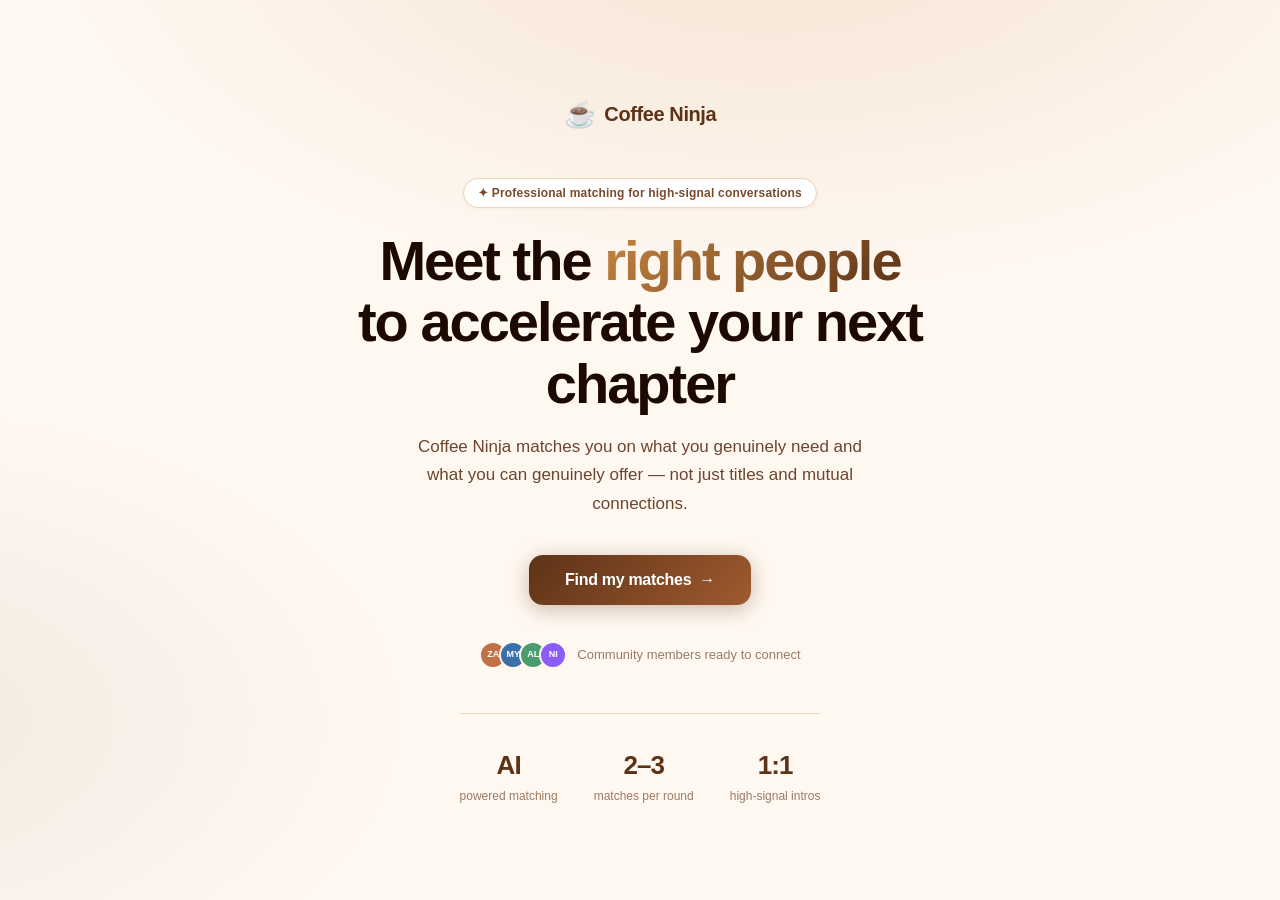
<file: frontend/index.html>
<!DOCTYPE html>
<html lang="en">
<head>
  <meta charset="UTF-8">
  <meta name="viewport" content="width=device-width, initial-scale=1.0">
  <title>Coffee Ninja ☕</title>
  <style>
    :root {
      --espresso:      #1C0A00;
      --coffee-dark:   #5C3317;
      --coffee:        #7B4A2D;
      --latte:         #C68642;
      --latte-light:   #E8A96B;
      --cream:         #FFF8F1;
      --foam:          #FEF0E2;
      --foam-border:   #EDD5B8;
      --white:         #FFFFFF;
      --text-primary:  #1C0A00;
      --text-secondary:#6B4530;
      --text-muted:    #9B7B66;
      --success:       #1F6E3F;
      --success-bg:    #EBF5EE;
      --success-border:#A8D5B8;
      --peer:          #1D4ED8;
      --peer-bg:       #EEF4FF;
      --peer-border:   #BFDBFE;
      --border:        #E8D4C0;
      --shadow:        0 2px 16px rgba(92,51,23,0.08);
      --shadow-hover:  0 8px 32px rgba(92,51,23,0.16);
    }

    *, *::before, *::after { margin:0; padding:0; box-sizing:border-box; }

    body {
      font-family: -apple-system, BlinkMacSystemFont, 'Segoe UI', 'Helvetica Neue', Arial, sans-serif;
      background: var(--cream);
      color: var(--text-primary);
      min-height: 100vh;
      line-height: 1.5;
      -webkit-font-smoothing: antialiased;
    }

    .screen { animation: screenIn .35s cubic-bezier(.4,0,.2,1); }

    @keyframes screenIn {
      from { opacity:0; transform:translateY(14px); }
      to   { opacity:1; transform:translateY(0); }
    }

    /* ════ WELCOME ════ */
    .welcome {
      display: flex;
      flex-direction: column;
      align-items: center;
      justify-content: center;
      min-height: 100vh;
      padding: 48px 24px;
      text-align: center;
      background: radial-gradient(ellipse 80% 60% at 60% -10%, rgba(198,134,66,.18) 0%, transparent 70%),
                  radial-gradient(ellipse 60% 50% at -10% 80%, rgba(92,51,23,.08) 0%, transparent 70%),
                  var(--cream);
    }

    .logo {
      display: flex;
      align-items: center;
      gap: 9px;
      margin-bottom: 44px;
      font-size: 20px;
      font-weight: 800;
      color: var(--coffee-dark);
      letter-spacing: -.4px;
    }
    .logo-cup { font-size: 26px; }

    .welcome-badge {
      display: inline-flex;
      align-items: center;
      gap: 6px;
      background: var(--white);
      border: 1px solid var(--foam-border);
      border-radius: 100px;
      padding: 5px 14px;
      font-size: 12px;
      font-weight: 600;
      color: var(--coffee);
      margin-bottom: 22px;
      box-shadow: 0 1px 4px rgba(92,51,23,.06);
      letter-spacing: .2px;
    }

    .welcome-title {
      font-size: clamp(34px, 6vw, 56px);
      font-weight: 900;
      color: var(--espresso);
      line-height: 1.1;
      letter-spacing: -2px;
      margin-bottom: 18px;
      max-width: 580px;
    }
    .welcome-title em {
      font-style: normal;
      background: linear-gradient(135deg, #C68642, #5C3317);
      -webkit-background-clip: text;
      -webkit-text-fill-color: transparent;
      background-clip: text;
    }

    .welcome-sub {
      font-size: 17px;
      color: var(--text-secondary);
      max-width: 460px;
      margin-bottom: 36px;
      line-height: 1.7;
    }

    .btn-primary {
      display: inline-flex;
      align-items: center;
      gap: 8px;
      background: linear-gradient(135deg, var(--coffee-dark) 0%, #A05A30 100%);
      color: white;
      border: none;
      border-radius: 14px;
      padding: 16px 36px;
      font-size: 16px;
      font-weight: 700;
      cursor: pointer;
      transition: all .2s;
      box-shadow: 0 4px 20px rgba(92,51,23,.32);
      letter-spacing: -.3px;
    }
    .btn-primary:hover { transform:translateY(-2px); box-shadow:0 8px 28px rgba(92,51,23,.42); }

    .social-proof {
      display: flex;
      align-items: center;
      gap: 10px;
      margin-top: 36px;
      font-size: 13px;
      color: var(--text-muted);
    }
    .avatars { display: flex; }
    .mini-av {
      width: 28px; height: 28px;
      border-radius: 50%;
      border: 2.5px solid var(--cream);
      display: flex; align-items: center; justify-content: center;
      font-size: 9px; font-weight: 800; color: white;
      margin-left: -8px;
    }
    .mini-av:first-child { margin-left: 0; }

    .welcome-stats {
      display: flex;
      gap: 36px;
      margin-top: 44px;
      padding-top: 32px;
      border-top: 1px solid var(--foam-border);
    }
    .stat { text-align: center; }
    .stat-n { font-size: 26px; font-weight: 900; color: var(--coffee-dark); letter-spacing: -1px; }
    .stat-l { font-size: 12px; color: var(--text-muted); margin-top: 2px; }

    /* ════ ONBOARDING ════ */
    .onboarding {
      max-width: 540px;
      margin: 0 auto;
      padding: 28px 22px 80px;
    }

    .ob-top {
      display: flex;
      align-items: center;
      justify-content: space-between;
      margin-bottom: 28px;
    }
    .ob-logo { font-size: 15px; font-weight: 800; color: var(--coffee-dark); display: flex; align-items: center; gap: 7px; }
    .ob-step-count { font-size: 13px; color: var(--text-muted); font-weight: 500; }

    .progress-track {
      height: 3px;
      background: var(--foam-border);
      border-radius: 2px;
      margin-bottom: 36px;
      overflow: hidden;
    }
    .progress-fill {
      height: 100%;
      background: linear-gradient(90deg, var(--coffee-dark), var(--latte));
      border-radius: 2px;
      transition: width .45s cubic-bezier(.4,0,.2,1);
    }

    .step-pill {
      display: inline-flex;
      align-items: center;
      gap: 5px;
      background: var(--foam);
      border: 1px solid var(--foam-border);
      border-radius: 100px;
      padding: 4px 12px;
      font-size: 11px;
      font-weight: 700;
      color: var(--coffee);
      letter-spacing: .5px;
      text-transform: uppercase;
      margin-bottom: 10px;
    }

    .step-title {
      font-size: clamp(22px, 4.5vw, 30px);
      font-weight: 900;
      color: var(--espresso);
      letter-spacing: -1px;
      margin-bottom: 6px;
      line-height: 1.2;
    }
    .step-sub {
      font-size: 14px;
      color: var(--text-secondary);
      margin-bottom: 26px;
      line-height: 1.6;
    }

    .field-group { margin-bottom: 18px; }
    .field-label {
      display: block;
      font-size: 12px; font-weight: 700;
      color: var(--text-secondary);
      text-transform: uppercase; letter-spacing: .5px;
      margin-bottom: 7px;
    }
    .field-input, .field-textarea {
      width: 100%;
      padding: 13px 15px;
      border: 1.5px solid var(--border);
      border-radius: 12px;
      font-size: 15px;
      color: var(--text-primary);
      background: var(--white);
      font-family: inherit;
      outline: none;
      transition: all .18s;
    }
    .field-input:focus, .field-textarea:focus {
      border-color: var(--latte);
      box-shadow: 0 0 0 3px rgba(198,134,66,.14);
    }
    .field-input::placeholder, .field-textarea::placeholder { color: var(--text-muted); }
    .field-textarea { resize: none; min-height: 86px; }

    .role-grid {
      display: grid;
      grid-template-columns: 1fr 1fr;
      gap: 9px;
      margin-bottom: 4px;
    }
    .role-tile {
      padding: 13px 14px;
      border: 1.5px solid var(--border);
      border-radius: 13px;
      cursor: pointer;
      background: var(--white);
      transition: all .18s;
      text-align: left;
    }
    .role-tile:hover:not(.sel) { border-color: var(--latte); background: var(--foam); }
    .role-tile.sel { border-color: var(--coffee-dark); background: var(--foam); }
    .tile-em { font-size: 20px; display: block; margin-bottom: 5px; }
    .tile-label { font-size: 13px; font-weight: 700; color: var(--text-primary); display: block; }
    .tile-sub { font-size: 11px; color: var(--text-muted); display: block; margin-top: 2px; }

    .chips { display: flex; flex-wrap: wrap; gap: 8px; margin-bottom: 10px; }
    .chip {
      display: inline-flex;
      align-items: center;
      gap: 6px;
      padding: 9px 15px;
      border: 1.5px solid var(--border);
      border-radius: 100px;
      font-size: 13px; font-weight: 500;
      cursor: pointer;
      background: var(--white);
      color: var(--text-secondary);
      transition: all .18s;
      user-select: none;
    }
    .chip:hover:not(.sel) { border-color: var(--latte); color: var(--coffee); }
    .chip.sel { background: var(--coffee-dark); border-color: var(--coffee-dark); color: white; }
    .chips-hint { font-size: 12px; color: var(--text-muted); }

    .exp-row { display: flex; gap: 8px; margin-bottom: 4px; }
    .exp-tile {
      flex: 1;
      padding: 11px 6px;
      border: 1.5px solid var(--border);
      border-radius: 11px;
      text-align: center;
      cursor: pointer;
      background: var(--white);
      transition: all .18s;
    }
    .exp-tile:hover:not(.sel) { border-color: var(--latte); }
    .exp-tile.sel { border-color: var(--coffee-dark); background: var(--foam); }
    .exp-n { font-size: 15px; font-weight: 800; color: var(--espresso); display: block; }
    .exp-l { font-size: 10px; color: var(--text-muted); display: block; margin-top: 2px; }

    .step-nav {
      display: flex;
      justify-content: space-between;
      align-items: center;
      margin-top: 28px;
    }
    .btn-back {
      padding: 12px 20px;
      border: 1.5px solid var(--border);
      border-radius: 11px;
      font-size: 14px; font-weight: 600;
      color: var(--text-muted);
      background: var(--white);
      cursor: pointer;
      transition: all .18s;
    }
    .btn-back:hover { border-color: var(--coffee); color: var(--coffee); }
    .btn-next {
      display: inline-flex;
      align-items: center;
      gap: 7px;
      padding: 13px 28px;
      background: linear-gradient(135deg, var(--coffee-dark), #A05A30);
      border: none;
      border-radius: 11px;
      font-size: 14px; font-weight: 700;
      color: white;
      cursor: pointer;
      transition: all .2s;
    }
    .btn-next:hover { transform:translateY(-1px); box-shadow:0 4px 14px rgba(92,51,23,.3); }
    .btn-next:disabled { opacity:.35; cursor:not-allowed; transform:none; box-shadow:none; }

    /* ════ MATCHING ════ */
    .matching {
      display: flex;
      flex-direction: column;
      align-items: center;
      justify-content: center;
      min-height: 100vh;
      padding: 40px 24px;
      text-align: center;
      background: radial-gradient(ellipse 70% 55% at 50% 30%, rgba(198,134,66,.14) 0%, transparent 65%), var(--cream);
    }

    .brew-wrap { position: relative; margin-bottom: 32px; }
    .brew-ring {
      width: 90px; height: 90px;
      border-radius: 50%;
      border: 3px solid var(--foam-border);
      border-top-color: var(--coffee);
      animation: spin 1s linear infinite;
    }
    .brew-cup {
      position: absolute; top:50%; left:50%;
      transform: translate(-50%,-50%);
      font-size: 34px;
      animation: floatBrew 2s ease-in-out infinite;
    }
    @keyframes spin { to { transform:rotate(360deg); } }
    @keyframes floatBrew {
      0%,100% { transform:translate(-50%,-50%) scale(1); }
      50%      { transform:translate(-50%,-52%) scale(1.08); }
    }

    .matching-title {
      font-size: 24px; font-weight: 800;
      color: var(--espresso);
      letter-spacing: -.6px;
      margin-bottom: 24px;
    }

    .matching-steps { list-style: none; }
    .matching-steps li {
      font-size: 14px;
      color: var(--text-muted);
      padding: 5px 0;
      transition: all .3s;
    }
    .matching-steps li.active { color: var(--coffee); font-weight: 700; }
    .matching-steps li.done  { color: var(--success); }

    .match-error {
      margin-top: 20px;
      padding: 14px 18px;
      background: #FFF0EE;
      border: 1px solid #FFCFC8;
      border-radius: 12px;
      font-size: 14px;
      color: #B03020;
      max-width: 400px;
    }

    /* ════ MATCHES ════ */
    .matches-wrap {
      max-width: 640px;
      margin: 0 auto;
      padding: 28px 18px 64px;
    }

    .matches-logo {
      display: flex; align-items: center; gap: 7px;
      font-size: 15px; font-weight: 800; color: var(--coffee-dark);
      margin-bottom: 22px;
    }

    .found-pill {
      display: inline-flex;
      align-items: center;
      gap: 7px;
      background: var(--success-bg);
      border: 1px solid var(--success-border);
      border-radius: 100px;
      padding: 5px 14px;
      font-size: 12px; font-weight: 700;
      color: var(--success);
      margin-bottom: 11px;
    }

    .matches-title {
      font-size: clamp(22px, 4.5vw, 30px);
      font-weight: 900;
      color: var(--espresso);
      letter-spacing: -1px;
      margin-bottom: 5px;
      line-height: 1.2;
    }
    .matches-sub { font-size: 14px; color: var(--text-secondary); margin-bottom: 22px; }

    .your-profile {
      display: flex;
      gap: 13px;
      align-items: flex-start;
      background: var(--foam);
      border: 1px solid var(--foam-border);
      border-radius: 14px;
      padding: 15px 16px;
      margin-bottom: 22px;
    }
    .you-av {
      width: 42px; height: 42px;
      border-radius: 50%;
      background: linear-gradient(135deg, var(--coffee-dark), var(--coffee));
      display: flex; align-items: center; justify-content: center;
      font-size: 14px; font-weight: 800; color: white;
      flex-shrink: 0;
    }
    .you-name { font-size: 14px; font-weight: 700; color: var(--espresso); }
    .you-role { font-size: 12px; color: var(--text-muted); margin-top: 2px; }
    .you-tags { display: flex; flex-wrap: wrap; gap: 5px; margin-top: 8px; }
    .you-tag {
      font-size: 11px; font-weight: 500;
      background: var(--white);
      border: 1px solid var(--border);
      border-radius: 100px;
      padding: 2px 9px;
      color: var(--text-secondary);
    }

    /* ── MATCH CARD ── */
    .match-card {
      background: var(--white);
      border: 1px solid var(--border);
      border-radius: 20px;
      margin-bottom: 18px;
      overflow: hidden;
      box-shadow: var(--shadow);
      transition: box-shadow .2s;
    }
    .match-card:hover { box-shadow: var(--shadow-hover); }

    .card-head {
      display: flex;
      gap: 13px;
      align-items: flex-start;
      padding: 18px 18px 15px;
      border-bottom: 1px solid var(--foam-border);
    }
    .match-av {
      width: 50px; height: 50px;
      border-radius: 50%;
      display: flex; align-items: center; justify-content: center;
      font-size: 16px; font-weight: 800; color: white;
      flex-shrink: 0;
    }
    .card-meta { flex: 1; min-width: 0; }
    .card-name { font-size: 16px; font-weight: 800; color: var(--espresso); letter-spacing: -.3px; }
    .card-headline { font-size: 13px; color: var(--text-secondary); margin-top: 2px; }
    .card-bg { font-size: 12px; color: var(--text-muted); margin-top: 3px; line-height: 1.4; }
    .card-score { font-size: 12px; color: var(--latte); font-weight: 700; margin-top: 5px; }

    .type-badge {
      flex-shrink: 0;
      font-size: 10px; font-weight: 800;
      padding: 4px 10px;
      border-radius: 100px;
      text-transform: uppercase;
      letter-spacing: .5px;
      white-space: nowrap;
    }
    .badge-mutual { background:#FFF3E0; color:#BF4D00; border:1px solid #FFD09E; }
    .badge-give   { background:var(--success-bg); color:var(--success); border:1px solid var(--success-border); }
    .badge-peer   { background:var(--peer-bg); color:var(--peer); border:1px solid var(--peer-border); }

    .card-section {
      padding: 16px 18px;
      border-bottom: 1px solid var(--foam-border);
    }
    .section-lbl {
      font-size: 10px; font-weight: 800;
      text-transform: uppercase; letter-spacing: 1px;
      color: var(--text-muted);
      margin-bottom: 12px;
    }

    .exchange {
      display: grid;
      grid-template-columns: 1fr 1fr;
      gap: 8px;
    }
    .ex-cell {
      border-radius: 12px;
      padding: 12px 13px;
      background: var(--foam);
    }
    .ex-cell.you  { border-left: 3px solid var(--latte-light); }
    .ex-cell.them { border-left: 3px solid var(--coffee-dark); }
    .ex-dir {
      font-size: 10px; font-weight: 800;
      text-transform: uppercase; letter-spacing: .5px;
      margin-bottom: 5px;
    }
    .ex-dir.you  { color: #A06020; }
    .ex-dir.them { color: var(--coffee-dark); }
    .ex-text { font-size: 13px; color: var(--text-primary); line-height: 1.45; }

    .why-box {
      margin-top: 11px;
      padding: 12px 13px;
      background: #FFFAF2;
      border-radius: 11px;
      border-left: 3px solid var(--latte);
    }
    .why-text { font-size: 13px; color: var(--text-secondary); line-height: 1.6; }

    .evidence-list { display: flex; flex-direction: column; gap: 6px; margin-top: 8px; }
    .evidence-item {
      font-size: 12px;
      color: var(--text-muted);
      padding: 6px 10px;
      background: var(--foam);
      border-radius: 8px;
      line-height: 1.4;
    }

    .prompt-list { display: flex; flex-direction: column; gap: 9px; }
    .prompt-item {
      display: flex; gap: 10px;
      align-items: flex-start;
      background: var(--foam);
      border-radius: 12px;
      padding: 12px 13px;
    }
    .prompt-ico { font-size: 15px; flex-shrink: 0; margin-top: 1px; }
    .prompt-txt { font-size: 13px; color: var(--text-secondary); line-height: 1.55; font-style: italic; }

    .card-action { padding: 15px 18px; }

    .btn-interested {
      width: 100%;
      display: flex; align-items: center; justify-content: center; gap: 8px;
      padding: 14px;
      background: linear-gradient(135deg, var(--coffee-dark) 0%, #A05A30 100%);
      border: none;
      border-radius: 13px;
      font-size: 15px; font-weight: 700;
      color: white;
      cursor: pointer;
      transition: all .2s;
      letter-spacing: -.2px;
    }
    .btn-interested:hover { transform:translateY(-1px); box-shadow:0 6px 22px rgba(92,51,23,.32); }

    .interested-state {
      background: var(--success-bg);
      border: 1px solid var(--success-border);
      border-radius: 13px;
      padding: 18px 16px;
      text-align: center;
      animation: screenIn .3s ease;
    }
    .int-icon { font-size: 28px; margin-bottom: 8px; }
    .int-title { font-size: 15px; font-weight: 800; color: var(--success); margin-bottom: 5px; }
    .int-msg { font-size: 13px; color: #3D6B50; line-height: 1.55; }
    .intro-preview {
      background: white;
      border: 1px solid var(--success-border);
      border-radius: 11px;
      padding: 12px 13px;
      margin-top: 12px;
      text-align: left;
    }
    .intro-lbl {
      font-size: 10px; font-weight: 800;
      text-transform: uppercase; letter-spacing: .5px;
      color: var(--text-muted);
      margin-bottom: 6px;
    }
    .intro-txt { font-size: 13px; color: var(--text-secondary); line-height: 1.6; }

    .activity-tag {
      display: inline-flex;
      align-items: center;
      gap: 5px;
      background: var(--foam);
      border: 1px solid var(--foam-border);
      border-radius: 100px;
      padding: 4px 12px;
      font-size: 12px;
      color: var(--coffee);
      font-weight: 600;
      margin-top: 10px;
    }

    .match-footer {
      display: flex;
      gap: 1px;
      background: var(--border);
      border: 1px solid var(--border);
      border-radius: 16px;
      overflow: hidden;
      margin-top: 24px;
    }
    .mf-stat {
      flex: 1;
      text-align: center;
      padding: 16px 8px;
      background: var(--foam);
    }
    .mf-n { font-size: 22px; font-weight: 900; color: var(--espresso); letter-spacing: -.5px; }
    .mf-l { font-size: 11px; color: var(--text-muted); margin-top: 2px; line-height: 1.3; }

    .llm-badge {
      display: inline-flex;
      align-items: center;
      gap: 5px;
      font-size: 11px;
      color: var(--text-muted);
      margin-bottom: 16px;
      padding: 4px 10px;
      background: var(--foam);
      border: 1px solid var(--foam-border);
      border-radius: 100px;
    }

    /* ── CHAT MODAL ── */
    .chat-backdrop {
      position: fixed; inset: 0;
      background: rgba(28,10,0,.45);
      backdrop-filter: blur(3px);
      z-index: 100;
      display: flex; align-items: flex-end; justify-content: center;
      animation: fadeIn .2s ease;
    }
    @keyframes fadeIn { from{opacity:0} to{opacity:1} }

    .chat-modal {
      width: min(480px, 100vw);
      height: min(620px, 92vh);
      background: var(--white);
      border-radius: 24px 24px 0 0;
      display: flex; flex-direction: column;
      overflow: hidden;
      box-shadow: 0 -8px 48px rgba(28,10,0,.22);
      animation: slideUp .28s cubic-bezier(.4,0,.2,1);
    }
    @keyframes slideUp { from{transform:translateY(100%)} to{transform:translateY(0)} }

    @media (min-width: 520px) {
      .chat-backdrop { align-items: center; padding: 24px; }
      .chat-modal { border-radius: 20px; height: min(600px, 88vh); }
    }

    .chat-head {
      display: flex; align-items: center; gap: 12px;
      padding: 16px 18px;
      border-bottom: 1px solid var(--foam-border);
      flex-shrink: 0;
    }
    .chat-av {
      width: 38px; height: 38px; border-radius: 50%;
      display: flex; align-items: center; justify-content: center;
      font-size: 13px; font-weight: 800; color: white; flex-shrink: 0;
    }
    .chat-head-name { font-size: 15px; font-weight: 700; color: var(--espresso); }
    .chat-head-sub  { font-size: 12px; color: var(--text-muted); margin-top: 1px; }
    .chat-close {
      margin-left: auto; background: none; border: none;
      font-size: 20px; color: var(--text-muted); cursor: pointer;
      padding: 4px 6px; border-radius: 8px; line-height: 1;
    }
    .chat-close:hover { background: var(--foam); color: var(--espresso); }

    .chat-messages {
      flex: 1; overflow-y: auto;
      padding: 16px;
      display: flex; flex-direction: column; gap: 10px;
    }
    .chat-messages::-webkit-scrollbar { width: 4px; }
    .chat-messages::-webkit-scrollbar-thumb { background: var(--foam-border); border-radius: 2px; }

    .chat-bubble-row { display: flex; align-items: flex-end; gap: 8px; }
    .chat-bubble-row.mine { flex-direction: row-reverse; }

    .bubble-av {
      width: 26px; height: 26px; border-radius: 50%;
      display: flex; align-items: center; justify-content: center;
      font-size: 9px; font-weight: 800; color: white; flex-shrink: 0;
    }
    .chat-bubble {
      max-width: 78%; padding: 10px 13px; border-radius: 16px;
      font-size: 13px; line-height: 1.55;
    }
    .chat-bubble.theirs { background: var(--foam); color: var(--text-primary); border-bottom-left-radius: 4px; }
    .chat-bubble.mine   { background: var(--coffee-dark); color: white; border-bottom-right-radius: 4px; }
    .bubble-time { font-size: 10px; color: var(--text-muted); margin-top: 3px; }
    .mine .bubble-time  { text-align: right; }

    .chat-empty { text-align: center; color: var(--text-muted); font-size: 13px; padding: 32px 16px; }

    .chat-input-row {
      display: flex; align-items: flex-end; gap: 10px;
      padding: 12px 14px; border-top: 1px solid var(--foam-border); flex-shrink: 0;
    }
    .chat-input {
      flex: 1; resize: none;
      padding: 10px 13px;
      border: 1.5px solid var(--border); border-radius: 12px;
      font: inherit; font-size: 14px; color: var(--text-primary);
      background: var(--white); outline: none;
      max-height: 96px; min-height: 42px; line-height: 1.45;
      transition: border-color .15s;
    }
    .chat-input:focus { border-color: var(--latte); }
    .chat-input::placeholder { color: var(--text-muted); }
    .chat-send {
      width: 40px; height: 40px; border-radius: 12px; flex-shrink: 0;
      background: linear-gradient(135deg, var(--coffee-dark), #A05A30);
      border: none; color: white; font-size: 16px;
      cursor: pointer; display: flex; align-items: center; justify-content: center;
      transition: all .15s;
    }
    .chat-send:hover    { transform: translateY(-1px); box-shadow: 0 4px 12px rgba(92,51,23,.3); }
    .chat-send:disabled { opacity: .4; cursor: not-allowed; transform: none; box-shadow: none; }

    .btn-open-chat {
      width: 100%; margin-top: 10px;
      display: flex; align-items: center; justify-content: center; gap: 7px;
      padding: 11px 14px;
      background: var(--foam); border: 1px solid var(--foam-border);
      border-radius: 11px; font-size: 13px; font-weight: 600;
      color: var(--coffee-dark); cursor: pointer; transition: all .15s;
    }
    .btn-open-chat:hover { background: var(--foam-border); }

    /* ── AUTH STEP ── */
    .pw-wrap { position: relative; }
    .pw-wrap .field-input { padding-right: 46px; }
    .pw-toggle {
      position: absolute; right: 13px; top: 50%;
      transform: translateY(-50%);
      background: none; border: none;
      font-size: 17px; cursor: pointer;
      color: var(--text-muted);
      line-height: 1;
      padding: 4px;
    }
    .pw-toggle:hover { color: var(--coffee); }

    .auth-error {
      background: #FFF0EE;
      border: 1px solid #FFCFC8;
      border-radius: 10px;
      padding: 10px 13px;
      font-size: 13px;
      color: #B03020;
      margin-bottom: 14px;
    }

    .auth-mode-toggle {
      text-align: center;
      margin-top: 16px;
      font-size: 13px;
      color: var(--text-muted);
    }
    .auth-mode-toggle button {
      background: none; border: none;
      color: var(--coffee);
      font-size: 13px; font-weight: 600;
      cursor: pointer; text-decoration: underline;
      padding: 0; margin-left: 4px;
    }

    .btn-logout {
      margin-left: auto;
      padding: 7px 14px;
      background: none;
      border: 1.5px solid var(--border);
      border-radius: 9px;
      font-size: 13px; font-weight: 600;
      color: var(--text-muted);
      cursor: pointer;
      transition: all .15s;
    }
    .btn-logout:hover { border-color: var(--coffee); color: var(--coffee); }

    @media (max-width: 480px) {
      .exchange { grid-template-columns: 1fr; }
      .welcome-stats { gap: 20px; }
      .exp-row { flex-wrap: wrap; }
      .exp-tile { min-width: calc(33% - 6px); }
    }
  </style>
</head>
<body>
<div id="app"></div>

<script>
/* ════ STATE ════ */
const S = {
  screen: 'welcome',
  step: 0,
  auth: { email: '', password: '', mode: 'signup', showPw: false, error: '' },
  form: {
    name: '', role: '', roleQuick: '',
    needs: [], offers: [],
    exp: '', proud: '',
  },
  interested: {},
  chat: { open: false, conversationId: null, messages: [], matchName: '', matchId: '', matchHeadline: '', matchColor: '', sending: false },
  apiMatches: [],
  apiProfile: null,
  usedLlm: false,
  querySummary: '',
  error: null,
};

/* ════ ONBOARDING OPTIONS ════ */
const NEEDS = [
  { id:'pm',      em:'🚀', label:'Break into Product Management' },
  { id:'ai',      em:'🤖', label:'AI / ML product thinking' },
  { id:'leap',    em:'🏃', label:'Consulting → startup / tech leap' },
  { id:'growth',  em:'📈', label:'Growth & GTM strategy' },
  { id:'zero',    em:'⚡', label:'Building 0→1 products' },
  { id:'exec',    em:'🏛️', label:'Executive / leadership track' },
  { id:'collab',  em:'🤝', label:'Find collaborators / co-founders' },
  { id:'demo',    em:'🎯', label:'Demo feedback & product critique' },
];

const OFFERS = [
  { id:'consulting', em:'📐', label:'Structured problem solving' },
  { id:'data',       em:'📊', label:'Data analysis & storytelling' },
  { id:'stk',        em:'🤝', label:'Executive stakeholder management' },
  { id:'eng',        em:'⚙️', label:'Engineering / technical depth' },
  { id:'gplay',      em:'🗺️', label:'Growth playbooks & metrics' },
  { id:'domain',     em:'🏥', label:'Domain expertise (healthcare, finance…)' },
  { id:'design',     em:'🎨', label:'Product design & UX' },
  { id:'community',  em:'🌱', label:'Community building' },
];

/* ════ RENDER ════ */
function render() {
  const views = { welcome: renderWelcome, onboarding: renderOnboarding, matching: renderMatching, matches: renderMatches };
  document.getElementById('app').innerHTML =
    (views[S.screen] || renderWelcome)() +
    (S.chat.open ? renderChatModal() : '');
  wire();
}

/* ── WELCOME ── */
function renderWelcome() {
  return `
  <div class="screen welcome">
    <div class="logo"><span class="logo-cup">☕</span> Coffee Ninja</div>
    <div class="welcome-badge">✦ Professional matching for high-signal conversations</div>
    <h1 class="welcome-title">Meet the <em>right people</em><br>to accelerate your next chapter</h1>
    <p class="welcome-sub">Coffee Ninja matches you on what you genuinely need and what you can genuinely offer — not just titles and mutual connections.</p>
    <button class="btn-primary" data-a="start">Find my matches <span>→</span></button>
    <div class="social-proof">
      <div class="avatars">
        <div class="mini-av" style="background:#C27046">ZA</div>
        <div class="mini-av" style="background:#3A6FA8">MY</div>
        <div class="mini-av" style="background:#4A9C6E">AL</div>
        <div class="mini-av" style="background:#8B5CF6">NI</div>
      </div>
      <span>Community members ready to connect</span>
    </div>
    <div class="welcome-stats">
      <div class="stat"><div class="stat-n">AI</div><div class="stat-l">powered matching</div></div>
      <div class="stat"><div class="stat-n">2–3</div><div class="stat-l">matches per round</div></div>
      <div class="stat"><div class="stat-n">1:1</div><div class="stat-l">high-signal intros</div></div>
    </div>
  </div>`;
}

/* ── ONBOARDING ── */
const STEPS = 5;

function renderOnboarding() {
  const pct = ((S.step + 1) / STEPS) * 100;
  const stepFns = [stepAuth, step0, step1, step2, step3];
  return `
  <div class="screen onboarding">
    <div class="ob-top">
      <div class="ob-logo">☕ Coffee Ninja</div>
      <div class="ob-step-count">${S.step + 1} / ${STEPS}</div>
    </div>
    <div class="progress-track"><div class="progress-fill" style="width:${pct}%"></div></div>
    ${stepFns[S.step]()}
  </div>`;
}

function stepAuth() {
  const isLogin = S.auth.mode === 'login';
  const canNext = S.auth.email.trim() && S.auth.password.length >= 6;
  return `
  <div class="step-pill">🔑 ${isLogin ? 'Log In' : 'Create Account'}</div>
  <h2 class="step-title">${isLogin ? 'Welcome back.' : 'Let\'s get you set up.'}</h2>
  <p class="step-sub">${isLogin ? 'Log in to see your matches and continue where you left off.' : 'Create a free account to find your first matches.'}</p>
  ${S.auth.error ? `<div class="auth-error">${esc(S.auth.error)}</div>` : ''}
  <div class="field-group">
    <label class="field-label">Email</label>
    <input class="field-input" type="email" placeholder="you@example.com" data-auth="email" value="${esc(S.auth.email)}" autocomplete="email">
  </div>
  <div class="field-group">
    <label class="field-label">Password <span style="font-weight:400;text-transform:none;letter-spacing:0">(min 6 characters)</span></label>
    <div class="pw-wrap">
      <input class="field-input" type="${S.auth.showPw ? 'text' : 'password'}" placeholder="••••••••" data-auth="password" value="${esc(S.auth.password)}" autocomplete="${isLogin ? 'current-password' : 'new-password'}">
      <button class="pw-toggle" data-a="toggle-pw" type="button">${S.auth.showPw ? '🙈' : '👁️'}</button>
    </div>
  </div>
  <div class="step-nav">
    <button class="btn-back" data-a="back">← Back</button>
    <button class="btn-next" data-a="auth-next" ${canNext ? '' : 'disabled'}>${isLogin ? 'Log in' : 'Create account'} →</button>
  </div>
  <div class="auth-mode-toggle">
    ${isLogin ? "Don't have an account?" : 'Already have an account?'}
    <button data-a="toggle-mode">${isLogin ? 'Sign up' : 'Log in'}</button>
  </div>`;
}

function step0() {
  const roles = [
    { id:'consultant', em:'📐', lbl:'Consultant',      sub:'MBB / Big 4 / boutique' },
    { id:'pm',         em:'🗺️', lbl:'Product Manager', sub:'Tech / startup' },
    { id:'engineer',   em:'⚙️', lbl:'Engineer',        sub:'Builder / maker' },
    { id:'founder',    em:'🚀', lbl:'Founder / MBA',    sub:'0→1 / career transition' },
  ];
  const canNext = S.form.name.trim() || S.form.role.trim();
  return `
  <div class="step-pill">✦ About you</div>
  <h2 class="step-title">First, who are you?</h2>
  <p class="step-sub">Just enough context so matches understand where you're coming from.</p>
  <div class="field-group">
    <label class="field-label">Your name</label>
    <input class="field-input" type="text" placeholder="e.g. Alex Chen" data-field="name" value="${esc(S.form.name)}">
  </div>
  <div class="field-group">
    <label class="field-label">Current role (or "in between")</label>
    <input class="field-input" type="text" placeholder="e.g. Strategy Consultant at BCG" data-field="role" value="${esc(S.form.role)}">
  </div>
  <div class="field-group">
    <label class="field-label">Or pick a quick type</label>
    <div class="role-grid">
      ${roles.map(r => `
      <div class="role-tile ${S.form.roleQuick===r.id?'sel':''}" data-rq="${r.id}">
        <span class="tile-em">${r.em}</span>
        <span class="tile-label">${r.lbl}</span>
        <span class="tile-sub">${r.sub}</span>
      </div>`).join('')}
    </div>
  </div>
  <div class="step-nav">
    <button class="btn-back" data-a="back">← Back</button>
    <button class="btn-next" data-a="next" ${canNext?'':'disabled'}>Continue →</button>
  </div>`;
}

function step1() {
  return `
  <div class="step-pill">🎯 Your needs</div>
  <h2 class="step-title">What are you trying to figure out?</h2>
  <p class="step-sub">Pick up to 3 things you genuinely need help with right now. Honesty here makes matches 10× better.</p>
  <div class="chips">
    ${NEEDS.map(o => `<div class="chip ${S.form.needs.includes(o.id)?'sel':''}" data-tn="${o.id}">${o.em} ${o.label}</div>`).join('')}
  </div>
  <p class="chips-hint">Select 1–3 that resonate most</p>
  <div class="step-nav">
    <button class="btn-back" data-a="back">← Back</button>
    <button class="btn-next" data-a="next" ${S.form.needs.length?'':'disabled'}>Continue →</button>
  </div>`;
}

function step2() {
  return `
  <div class="step-pill">💡 What you offer</div>
  <h2 class="step-title">What can you genuinely offer?</h2>
  <p class="step-sub">Good matches are two-way. What do you bring to the table — even mid-transition?</p>
  <div class="chips">
    ${OFFERS.map(o => `<div class="chip ${S.form.offers.includes(o.id)?'sel':''}" data-to="${o.id}">${o.em} ${o.label}</div>`).join('')}
  </div>
  <p class="chips-hint">Select 1–3 genuine strengths</p>
  <div class="step-nav">
    <button class="btn-back" data-a="back">← Back</button>
    <button class="btn-next" data-a="next" ${S.form.offers.length?'':'disabled'}>Continue →</button>
  </div>`;
}

function step3() {
  const exps = ['0–2','2–4','4–7','7–10','10+'];
  return `
  <div class="step-pill">⚡ Quick context</div>
  <h2 class="step-title">Almost there.</h2>
  <p class="step-sub">Two quick questions so matches understand your actual situation.</p>
  <div class="field-group">
    <label class="field-label">Years of total experience</label>
    <div class="exp-row">
      ${exps.map(e => `
      <div class="exp-tile ${S.form.exp===e?'sel':''}" data-exp="${e}">
        <span class="exp-n">${e}</span><span class="exp-l">yrs</span>
      </div>`).join('')}
    </div>
  </div>
  <div class="field-group">
    <label class="field-label">One thing you're proud of <span style="font-weight:400;text-transform:none;letter-spacing:0">(optional)</span></label>
    <textarea class="field-textarea" data-field="proud" placeholder="e.g. Shipped a side project with 5K users. Doesn't have to be impressive — just real.">${esc(S.form.proud)}</textarea>
  </div>
  <div class="step-nav">
    <button class="btn-back" data-a="back">← Back</button>
    <button class="btn-next" data-a="go-match">☕ Find my matches →</button>
  </div>`;
}

/* ── CHAT MODAL ── */
function renderChatModal() {
  const c = S.chat;
  const myInit = (S.form.name||'Me').split(' ').map(w=>w[0]).join('').toUpperCase().slice(0,2);
  const theirInit = c.matchName.split(' ').map(w=>w[0]).join('').toUpperCase().slice(0,2);

  const bubbles = c.messages.map(msg => {
    const mine = msg.sender_id === (S.apiProfile?.id || '');
    const init  = mine ? myInit : theirInit;
    const col   = mine ? 'var(--coffee-dark)' : c.matchColor;
    const time  = new Date(msg.created_at).toLocaleTimeString([], {hour:'2-digit', minute:'2-digit'});
    return `
    <div class="chat-bubble-row ${mine?'mine':''}">
      <div class="bubble-av" style="background:${col}">${init}</div>
      <div>
        <div class="chat-bubble ${mine?'mine':'theirs'}">${esc(msg.body)}</div>
        <div class="bubble-time">${time}</div>
      </div>
    </div>`;
  }).join('');

  return `
  <div class="chat-backdrop" id="chatBackdrop">
    <div class="chat-modal">
      <div class="chat-head">
        <div class="chat-av" style="background:${c.matchColor}">${theirInit}</div>
        <div>
          <div class="chat-head-name">${esc(c.matchName)}</div>
          <div class="chat-head-sub">${esc(c.matchHeadline)}</div>
        </div>
        <button class="chat-close" data-a="chat-close">✕</button>
      </div>
      <div class="chat-messages" id="chatMessages">
        ${bubbles || '<div class="chat-empty">Send your intro to get the conversation started.</div>'}
      </div>
      <div class="chat-input-row">
        <textarea class="chat-input" id="chatInput" placeholder="Write a message…" rows="1"></textarea>
        <button class="chat-send" id="chatSendBtn" data-a="chat-send">↑</button>
      </div>
    </div>
  </div>`;
}

/* ── MATCHING ── */
function renderMatching() {
  const errHtml = S.error
    ? `<div class="match-error">⚠️ ${esc(S.error)}</div>`
    : '';
  return `
  <div class="screen matching">
    <div class="brew-wrap">
      <div class="brew-ring"></div>
      <div class="brew-cup">☕</div>
    </div>
    <h2 class="matching-title">Brewing your matches…</h2>
    <ul class="matching-steps">
      <li id="ms1" class="active">Building your profile</li>
      <li id="ms2">Scanning community profiles</li>
      <li id="ms3">Scoring mutual value exchange</li>
      <li id="ms4">Crafting conversation starters</li>
    </ul>
    ${errHtml}
  </div>`;
}

/* ── MATCHES ── */
function renderMatches() {
  const nm   = S.form.name || 'You';
  const init = nm.split(' ').map(w=>w[0]).join('').toUpperCase().slice(0,2) || 'YO';
  const role = S.form.role || 'Community member';
  const needLbls  = S.form.needs.map(id => NEEDS.find(o=>o.id===id)?.label).filter(Boolean);
  const offerLbls = S.form.offers.map(id => OFFERS.find(o=>o.id===id)?.label).filter(Boolean);
  const count = S.apiMatches.length;

  return `
  <div class="screen matches-wrap">
    <div class="matches-logo">☕ Coffee Ninja<button class="btn-logout" data-a="logout">Sign out</button></div>
    <div class="found-pill">✓ ${count} match${count!==1?'es':''} found for you</div>
    <h1 class="matches-title">We found people who make sense</h1>
    <p class="matches-sub">${esc(S.querySummary) || 'Each match is scored on genuine mutual value — not just who might be nice to know.'}</p>
    ${S.usedLlm ? '<div class="llm-badge">✨ AI-powered matching</div>' : '<div class="llm-badge">⚙️ Local matching (no API key)</div>'}

    <div class="your-profile">
      <div class="you-av">${init}</div>
      <div>
        <div class="you-name">${esc(nm)}</div>
        <div class="you-role">${esc(role)}</div>
        <div class="you-tags">
          ${needLbls.map(l=>`<span class="you-tag">Needs: ${l}</span>`).join('')}
          ${offerLbls.map(l=>`<span class="you-tag">Offers: ${l}</span>`).join('')}
        </div>
      </div>
    </div>

    ${S.apiMatches.map(m => card(m, needLbls, offerLbls)).join('')}

    <div class="match-footer">
      <div class="mf-stat"><div class="mf-n">${count}</div><div class="mf-l">matches found</div></div>
      <div class="mf-stat"><div class="mf-n">AI</div><div class="mf-l">ranked by intent fit</div></div>
      <div class="mf-stat"><div class="mf-n">1:1</div><div class="mf-l">warm intro ready</div></div>
    </div>
  </div>`;
}

function card(m, userNeedsLbls, userOffersLbls) {
  const isInt = S.interested[m.candidate_id];
  const score = Math.round((m.score || 0) * 100);
  const stars  = score>=80 ? '★★★' : score>=60 ? '★★☆' : '★☆☆';
  const type   = (m.match_type || 'peer').toLowerCase();
  const badgeCls = type.includes('mutual') ? 'badge-mutual' : type.includes('give') || type.includes('mentor') ? 'badge-give' : 'badge-peer';
  const typeLbl  = type.includes('mutual') ? '⭐ Mutual Exchange' : type.includes('give') || type.includes('mentor') ? '🌱 Give-First' : '🤜 Peer Match';
  const avColor  = nameColor(m.candidate_name);
  const avInit   = m.candidate_name.split(' ').map(w=>w[0]).join('').toUpperCase().slice(0,2);

  const youWant  = userNeedsLbls.join(', ') || 'Professional growth';
  const youHave  = userOffersLbls.join(', ') || 'Your unique skills';
  const theyDid  = m.evidence && m.evidence[0] ? m.evidence[0] : m.why_now;
  const theyWant = m.evidence && m.evidence[1] ? m.evidence[1] : '';

  const promptEmojis = ['🔍','🎯','💡','🤝','⚡'];
  const prompts = (m.conversation_starters || []).slice(0,2).map((txt, i) => ({ em: promptEmojis[i] || '💬', txt }));

  const evidenceExtra = (m.evidence || []).slice(2);

  const convId = S.interested[m.candidate_id];
  const actionHtml = convId
    ? `<div class="interested-state">
        <div class="int-icon">☕</div>
        <div class="int-title">You're matched with ${esc(m.candidate_name)}</div>
        <div class="int-msg">Your intro has been sent. Continue the conversation below.</div>
        <button class="btn-open-chat" data-a="open-chat" data-mid="${m.candidate_id}">💬 Open chat with ${esc(m.candidate_name)}</button>
      </div>`
    : `<button class="btn-interested" data-a="interested" data-mid="${m.candidate_id}">☕ I'm Interested</button>`;

  return `
  <div class="match-card" id="card-${m.candidate_id}">
    <div class="card-head">
      <div class="match-av" style="background:${avColor}">${avInit}</div>
      <div class="card-meta">
        <div class="card-name">${esc(m.candidate_name)}</div>
        <div class="card-headline">${esc(m.candidate_headline)}</div>
        ${theyDid ? `<div class="card-bg">${esc(theyDid.length > 80 ? theyDid.slice(0,80)+'…' : theyDid)}</div>` : ''}
        <div class="card-score">${stars} ${score}% match</div>
      </div>
      <span class="type-badge ${badgeCls}">${typeLbl}</span>
    </div>

    <div class="card-section">
      <div class="section-lbl">Why this match</div>
      <div class="exchange">
        <div class="ex-cell you">
          <div class="ex-dir you">YOUR GOAL</div>
          <div class="ex-text">${esc(youWant)}</div>
        </div>
        <div class="ex-cell them">
          <div class="ex-dir them">THEIR JOURNEY</div>
          <div class="ex-text">${esc(theyDid)}</div>
        </div>
        ${theyWant ? `
        <div class="ex-cell them">
          <div class="ex-dir them">THEIR NEED</div>
          <div class="ex-text">${esc(theyWant)}</div>
        </div>` : ''}
        <div class="ex-cell you">
          <div class="ex-dir you">YOUR STRENGTH</div>
          <div class="ex-text">${esc(youHave)}</div>
        </div>
      </div>
      <div class="why-box">
        <div class="why-text">💡 ${esc(m.why_now)}</div>
      </div>
      ${evidenceExtra.length ? `<div class="evidence-list">${evidenceExtra.map(e=>`<div class="evidence-item">• ${esc(e)}</div>`).join('')}</div>` : ''}
    </div>

    ${prompts.length ? `
    <div class="card-section">
      <div class="section-lbl">Start the conversation with</div>
      <div class="prompt-list">
        ${prompts.map(p=>`
        <div class="prompt-item">
          <span class="prompt-ico">${p.em}</span>
          <span class="prompt-txt">${esc(p.txt)}</span>
        </div>`).join('')}
      </div>
    </div>` : ''}

    ${m.suggested_activity ? `
    <div class="card-section" style="border-bottom:none">
      <div class="section-lbl">Suggested activity</div>
      <span class="activity-tag">☕ ${esc(m.suggested_activity)}</span>
    </div>` : ''}

    <div class="card-action">${actionHtml}</div>
  </div>`;
}

/* ════ EVENT WIRING ════ */
function wire() {
  on('[data-a="start"]',    () => { S.screen='onboarding'; S.step=0; render(); });
  on('[data-a="next"]',     () => { S.step++; render(); });
  on('[data-a="back"]',     () => { S.step>0 ? S.step-- : (S.screen='welcome'); render(); });
  on('[data-a="go-match"]', startMatching);
  on('[data-a="logout"]',   () => {
    localStorage.removeItem('coffee_ninja_session');
    S.auth = { email:'', password:'', mode:'signup', showPw:false, error:'' };
    S.form = { name:'', role:'', roleQuick:'', needs:[], offers:[], exp:'', proud:'' };
    S.interested = {}; S.apiMatches = []; S.apiProfile = null;
    S.screen = 'welcome'; S.step = 0; render();
  });

  // Auth step
  on('[data-a="auth-next"]', () => {
    const email = S.auth.email.trim();
    const pw    = S.auth.password;
    if (!email || !/^[^\s@]+@[^\s@]+\.[^\s@]+$/.test(email)) {
      S.auth.error = 'Please enter a valid email address.'; render(); return;
    }
    if (pw.length < 6) {
      S.auth.error = 'Password must be at least 6 characters.'; render(); return;
    }
    S.auth.error = '';

    if (S.auth.mode === 'login') {
      const saved = localStorage.getItem(`coffee_ninja_${email}`);
      if (saved) {
        const data = JSON.parse(saved);
        S.form         = data.form;
        S.apiProfile   = data.apiProfile;
        S.apiMatches   = data.apiMatches   || [];
        S.usedLlm      = data.usedLlm      || false;
        S.querySummary = data.querySummary  || '';
        S.interested   = data.interested   || {};
        saveSession(email);
        S.screen = 'matches';
        render();
        return;
      } else {
        S.auth.error = 'No account found for this email. Please sign up first.';
        render();
        return;
      }
    }

    // Signup: pre-fill name from email prefix if not already set
    if (!S.form.name) {
      const prefix = email.split('@')[0].replace(/[._-]/g, ' ').replace(/\b\w/g, c => c.toUpperCase());
      S.form.name = prefix;
    }
    saveSession(email);
    S.step++;
    render();
  });
  on('[data-a="toggle-pw"]',   () => { S.auth.showPw = !S.auth.showPw; render(); });
  on('[data-a="toggle-mode"]', () => { S.auth.mode = S.auth.mode==='signup' ? 'login' : 'signup'; S.auth.error = ''; render(); });

  qsa('[data-auth]').forEach(el => {
    el.addEventListener('input', e => {
      S.auth[e.target.dataset.auth] = e.target.value;
      const btn = q('[data-a="auth-next"]');
      if (btn) btn.disabled = !(S.auth.email.trim() && S.auth.password.length >= 6);
    });
  });

  qsa('[data-field]').forEach(el => {
    el.addEventListener('input', e => {
      S.form[e.target.dataset.field] = e.target.value;
      const btn = q('[data-a="next"]');
      if (btn && S.step===1) btn.disabled = !(S.form.name.trim() || S.form.role.trim());
    });
  });

  qsa('[data-rq]').forEach(el => {
    el.addEventListener('click', () => {
      const id = el.dataset.rq;
      S.form.roleQuick = S.form.roleQuick===id ? '' : id;
      if (!S.form.role) {
        const map = { consultant:'Strategy Consultant', pm:'Product Manager', engineer:'Software Engineer', founder:'Founder' };
        S.form.role = map[id] || '';
      }
      render();
    });
  });

  qsa('[data-tn]').forEach(el => { el.addEventListener('click', () => toggle(S.form.needs, el.dataset.tn, 3)); });
  qsa('[data-to]').forEach(el => { el.addEventListener('click', () => toggle(S.form.offers, el.dataset.to, 3)); });
  qsa('[data-exp]').forEach(el => { el.addEventListener('click', () => { S.form.exp = el.dataset.exp; render(); }); });

  qsa('[data-a="interested"]').forEach(el => {
    el.addEventListener('click', () => openChat(el.dataset.mid, true));
  });

  qsa('[data-a="open-chat"]').forEach(el => {
    el.addEventListener('click', () => openChat(el.dataset.mid, false));
  });

  // Chat modal events
  on('[data-a="chat-close"]', () => { S.chat.open = false; render(); });
  on('[data-a="chat-send"]',  sendChatMessage);
  on('#chatBackdrop', e => { if (e.target.id === 'chatBackdrop') { S.chat.open = false; render(); } });

  const inp = q('#chatInput');
  if (inp) {
    inp.addEventListener('keydown', e => {
      if (e.key === 'Enter' && !e.shiftKey) { e.preventDefault(); sendChatMessage(); }
    });
    inp.addEventListener('input', () => {
      inp.style.height = 'auto';
      inp.style.height = Math.min(inp.scrollHeight, 96) + 'px';
    });
  }
}

/* ════ API + MATCHING FLOW ════ */
async function startMatching() {
  S.screen = 'matching';
  S.error = null;
  render();

  const stepIds = ['ms1','ms2','ms3','ms4'];
  let stepIdx = 0;

  function advanceStep() {
    const cur = document.getElementById(stepIds[stepIdx]);
    if (cur) { cur.classList.remove('active'); cur.classList.add('done'); cur.textContent = '✓ ' + cur.textContent; }
    stepIdx++;
    if (stepIdx < stepIds.length) {
      const nxt = document.getElementById(stepIds[stepIdx]);
      if (nxt) nxt.classList.add('active');
    }
  }

  const timer = setInterval(advanceStep, 1200);

  try {
    const needsText  = S.form.needs.map(id => NEEDS.find(o=>o.id===id)?.label).filter(Boolean).join(', ');
    const offersText = S.form.offers.map(id => OFFERS.find(o=>o.id===id)?.label).filter(Boolean).join(', ');
    const expNote    = S.form.exp ? `${S.form.exp} years experience.` : '';
    const proudNote  = S.form.proud ? ` ${S.form.proud}` : '';

    const onboardPayload = {
      name:             S.form.name || 'Anonymous',
      headline:         S.form.role || 'Community member',
      location:         '',
      availability:     '',
      interests:        needsText,
      expertise:        [offersText, expNote, proudNote].filter(Boolean).join(' '),
      goals:            needsText,
      current_need:     needsText,
      preferred_formats:'coffee, conversation',
      constraints:      'professional context only',
    };

    const profileRes = await fetch('/api/onboarding', {
      method: 'POST',
      headers: { 'Content-Type': 'application/json' },
      body: JSON.stringify(onboardPayload),
    });
    if (!profileRes.ok) {
      const err = await profileRes.json().catch(() => ({}));
      throw new Error(err.detail || 'Profile generation failed');
    }
    const profileData = await profileRes.json();
    S.apiProfile = profileData.profile;

    advanceStep();

    const matchRes = await fetch('/api/matches', {
      method: 'POST',
      headers: { 'Content-Type': 'application/json' },
      body: JSON.stringify({ profile: S.apiProfile, need: needsText }),
    });
    if (!matchRes.ok) {
      const err = await matchRes.json().catch(() => ({}));
      throw new Error(err.detail || 'Match generation failed');
    }
    const matchData = await matchRes.json();
    S.apiMatches   = matchData.matches || [];
    S.usedLlm      = matchData.used_llm || false;
    S.querySummary  = matchData.query_summary || '';

    clearInterval(timer);
    while (stepIdx < stepIds.length) advanceStep();

    if (S.auth.email) {
      localStorage.setItem(`coffee_ninja_${S.auth.email}`, JSON.stringify({
        form:         S.form,
        apiProfile:   S.apiProfile,
        apiMatches:   S.apiMatches,
        usedLlm:      S.usedLlm,
        querySummary: S.querySummary,
        interested:   S.interested,
      }));
    }

    setTimeout(() => { S.screen = 'matches'; render(); }, 600);

  } catch (err) {
    clearInterval(timer);
    S.error = err.message;
    render();
  }
}

/* ════ CHAT ════ */
async function openChat(mid, isNew) {
  const match = S.apiMatches.find(m => m.candidate_id === mid);
  if (!match) return;

  S.chat.matchId       = mid;
  S.chat.matchName     = match.candidate_name;
  S.chat.matchHeadline = match.candidate_headline || '';
  S.chat.matchColor    = nameColor(match.candidate_name);

  if (isNew) {
    // Create conversation + send intro
    try {
      const me = S.apiProfile || { id: 'guest', name: S.form.name || 'You', headline: S.form.role || '' };
      const convRes = await fetch('/api/conversations', {
        method: 'POST',
        headers: { 'Content-Type': 'application/json' },
        body: JSON.stringify({
          participant_a: { id: me.id, name: me.name, headline: me.headline || '' },
          participant_b: { id: match.candidate_id, name: match.candidate_name, headline: match.candidate_headline || '' },
          title: `${me.name} ↔ ${match.candidate_name}`,
        }),
      });
      const conv = await convRes.json();
      S.interested[mid] = conv.id;
      S.chat.conversationId = conv.id;
      S.chat.messages = conv.messages || [];

      // Send intro message automatically
      if (match.next_step_message) {
        const msgRes = await fetch(`/api/conversations/${conv.id}/messages`, {
          method: 'POST',
          headers: { 'Content-Type': 'application/json' },
          body: JSON.stringify({ sender_id: me.id, sender_name: me.name, body: match.next_step_message }),
        });
        const updated = await msgRes.json();
        S.chat.messages = updated.messages || [];
      }

      // Re-render the card to show interested state
      const needLbls  = S.form.needs.map(id => NEEDS.find(o=>o.id===id)?.label).filter(Boolean);
      const offerLbls = S.form.offers.map(id => OFFERS.find(o=>o.id===id)?.label).filter(Boolean);
      const old = document.getElementById(`card-${mid}`);
      if (old) {
        const tmp = document.createElement('div');
        tmp.innerHTML = card(match, needLbls, offerLbls);
        old.replaceWith(tmp.firstElementChild);
      }
    } catch (e) {
      console.error('Chat open failed:', e);
    }
  } else {
    // Reload existing conversation
    const convId = S.interested[mid] || S.chat.conversationId;
    if (convId) {
      try {
        const res = await fetch(`/api/conversations/${convId}`);
        const conv = await res.json();
        S.chat.conversationId = conv.id;
        S.chat.messages = conv.messages || [];
      } catch (e) { console.error('Chat load failed:', e); }
    }
  }

  S.chat.open = true;
  render();
  scrollChatToBottom();
}

async function sendChatMessage() {
  const inp = document.getElementById('chatInput');
  const body = inp?.value.trim();
  if (!body || !S.chat.conversationId) return;

  const me = S.apiProfile || { id: 'guest', name: S.form.name || 'You' };
  inp.value = '';
  inp.style.height = '';

  try {
    const res = await fetch(`/api/conversations/${S.chat.conversationId}/messages`, {
      method: 'POST',
      headers: { 'Content-Type': 'application/json' },
      body: JSON.stringify({ sender_id: me.id, sender_name: me.name, body }),
    });
    const conv = await res.json();
    S.chat.messages = conv.messages || [];
    rerenderChatMessages();
    scrollChatToBottom();
  } catch (e) { console.error('Send failed:', e); }
}

function rerenderChatMessages() {
  const el = document.getElementById('chatMessages');
  if (!el) return;
  const c = S.chat;
  const myInit    = (S.form.name||'Me').split(' ').map(w=>w[0]).join('').toUpperCase().slice(0,2);
  const theirInit = c.matchName.split(' ').map(w=>w[0]).join('').toUpperCase().slice(0,2);
  el.innerHTML = c.messages.map(msg => {
    const mine = msg.sender_id === (S.apiProfile?.id || '');
    const init  = mine ? myInit : theirInit;
    const col   = mine ? 'var(--coffee-dark)' : c.matchColor;
    const time  = new Date(msg.created_at).toLocaleTimeString([], {hour:'2-digit', minute:'2-digit'});
    return `
    <div class="chat-bubble-row ${mine?'mine':''}">
      <div class="bubble-av" style="background:${col}">${init}</div>
      <div>
        <div class="chat-bubble ${mine?'mine':'theirs'}">${esc(msg.body)}</div>
        <div class="bubble-time">${time}</div>
      </div>
    </div>`;
  }).join('') || '<div class="chat-empty">Send your intro to get the conversation started.</div>';
}

function scrollChatToBottom() {
  setTimeout(() => {
    const el = document.getElementById('chatMessages');
    if (el) el.scrollTop = el.scrollHeight;
  }, 50);
}

/* ════ HELPERS ════ */
const q   = s => document.querySelector(s);
const qsa = s => document.querySelectorAll(s);
const on  = (sel, fn) => { const el = q(sel); if(el) el.addEventListener('click', fn); };

function toggle(arr, id, max) {
  const i = arr.indexOf(id);
  i>=0 ? arr.splice(i,1) : (arr.length<max && arr.push(id));
  render();
}

function esc(str) {
  return String(str||'').replace(/&/g,'&amp;').replace(/</g,'&lt;').replace(/>/g,'&gt;').replace(/"/g,'&quot;');
}

function nameColor(name) {
  const palette = ['#C27046','#3A6FA8','#4A9C6E','#8B5CF6','#E06B39','#2D7D9A','#A85E6A','#5A8A3C','#7B5EA7'];
  let h = 0;
  for (const c of (name||'')) h = (h * 31 + c.charCodeAt(0)) & 0x7FFFFFFF;
  return palette[h % palette.length];
}

function saveSession(email) {
  S.auth.email = email;
  localStorage.setItem('coffee_ninja_session', JSON.stringify({ email }));
}

(function boot() {
  try {
    const session = JSON.parse(localStorage.getItem('coffee_ninja_session') || 'null');
    if (session?.email) {
      S.auth.email = session.email;
      const saved = localStorage.getItem(`coffee_ninja_${session.email}`);
      if (saved) {
        const data = JSON.parse(saved);
        S.form         = data.form         || S.form;
        S.apiProfile   = data.apiProfile   || null;
        S.apiMatches   = data.apiMatches   || [];
        S.usedLlm      = data.usedLlm      || false;
        S.querySummary = data.querySummary || '';
        S.interested   = data.interested   || {};
        S.screen = 'matches';
      } else {
        S.step = 1;
        S.screen = 'onboarding';
      }
    }
  } catch (e) {
    localStorage.removeItem('coffee_ninja_session');
  }
  render();
})();
</script>
</body>
</html>
</file>
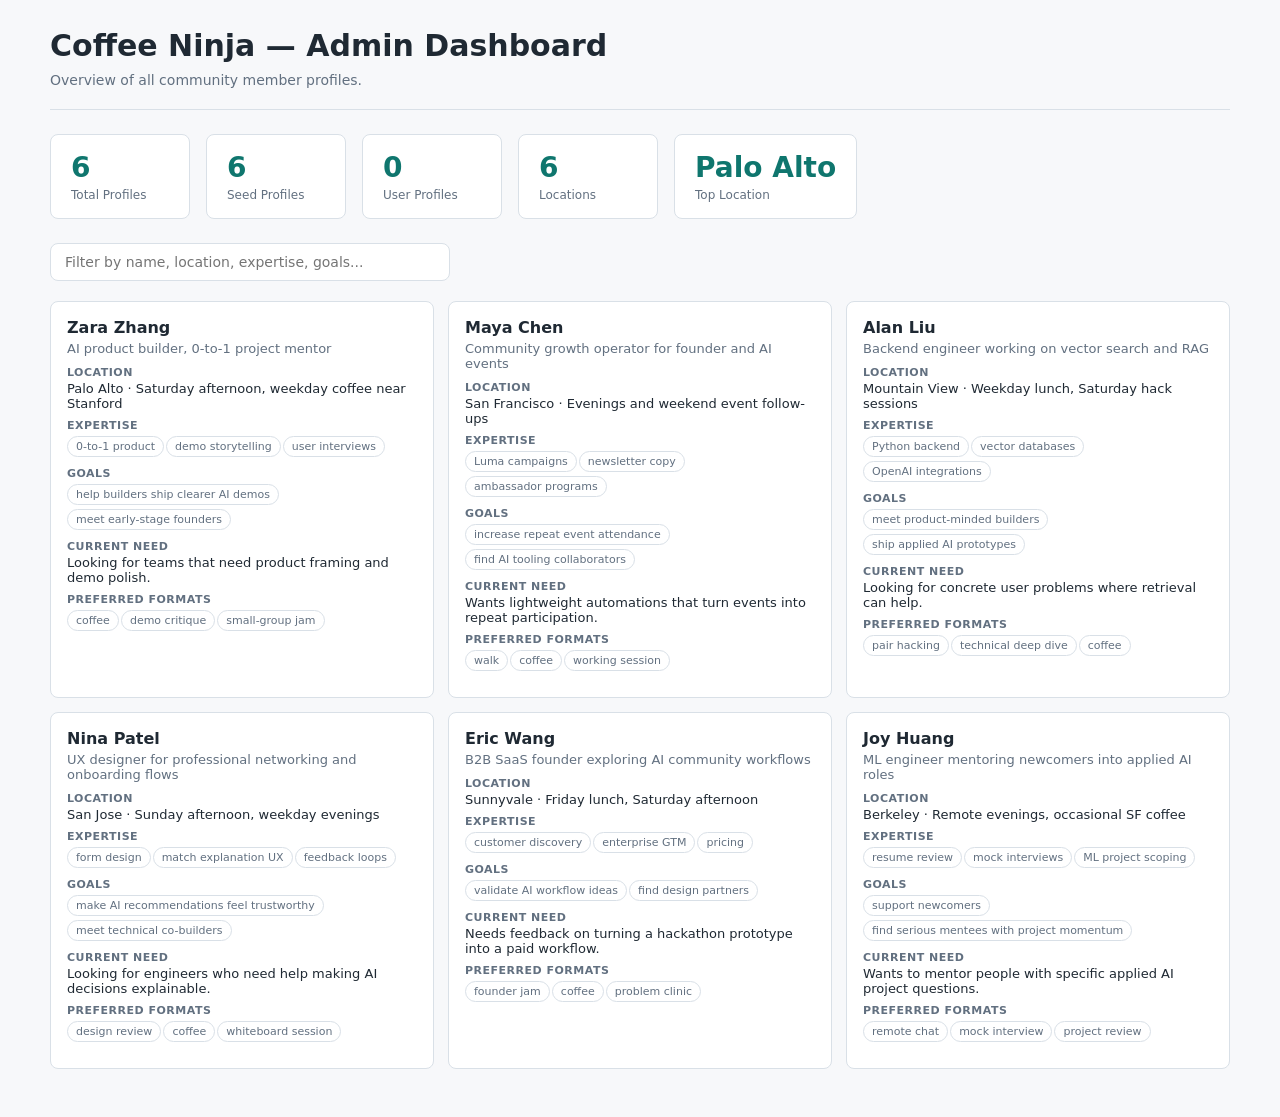
<file: admin.html>
<!doctype html>
<html lang="en">
  <head>
    <meta charset="UTF-8" />
    <meta name="viewport" content="width=device-width, initial-scale=1.0" />
    <title>Coffee Ninja — Admin Dashboard</title>
    <style>
      :root {
        color-scheme: light;
        --bg: #f7f8fa;
        --surface: #ffffff;
        --ink: #1f2933;
        --muted: #627080;
        --line: #d9e0e7;
        --accent: #0f766e;
        --accent-dark: #0b5d57;
      }

      * { box-sizing: border-box; }

      body {
        margin: 0;
        background: var(--bg);
        color: var(--ink);
        font-family: Inter, ui-sans-serif, system-ui, -apple-system, BlinkMacSystemFont, "Segoe UI", sans-serif;
      }

      .shell {
        width: min(1180px, calc(100vw - 32px));
        margin: 0 auto;
        padding: 28px 0 48px;
      }

      .topbar {
        display: flex;
        align-items: flex-start;
        justify-content: space-between;
        gap: 24px;
        border-bottom: 1px solid var(--line);
        padding-bottom: 18px;
      }

      h1 { font-size: 30px; line-height: 1.2; margin: 0; }
      h2 { font-size: 20px; line-height: 1.3; margin: 0; }
      h3 { font-size: 16px; margin: 0; }
      p { margin: 0; font-size: 14px; line-height: 1.5; }
      .topbar p { color: var(--muted); margin-top: 6px; }

      .stats {
        display: flex;
        gap: 16px;
        margin: 24px 0;
        flex-wrap: wrap;
      }

      .stat-card {
        border: 1px solid var(--line);
        border-radius: 8px;
        background: var(--surface);
        padding: 16px 20px;
        min-width: 140px;
      }

      .stat-card .value {
        font-size: 28px;
        font-weight: 700;
        color: var(--accent);
      }

      .stat-card .label {
        font-size: 12px;
        color: var(--muted);
        margin-top: 4px;
      }

      .filter-bar {
        margin: 20px 0;
      }

      .filter-bar input {
        width: 100%;
        max-width: 400px;
        border: 1px solid var(--line);
        border-radius: 8px;
        background: var(--surface);
        color: var(--ink);
        font: inherit;
        padding: 10px 14px;
        font-size: 14px;
      }

      .profile-grid {
        display: grid;
        grid-template-columns: repeat(auto-fill, minmax(340px, 1fr));
        gap: 14px;
      }

      .profile-card {
        border: 1px solid var(--line);
        border-radius: 8px;
        background: var(--surface);
        padding: 16px;
      }

      .profile-card h3 { margin-bottom: 4px; }

      .profile-card .headline {
        color: var(--muted);
        font-size: 13px;
        margin-bottom: 10px;
      }

      .profile-card .field {
        margin-bottom: 8px;
      }

      .profile-card .field-label {
        font-size: 11px;
        font-weight: 700;
        text-transform: uppercase;
        color: var(--muted);
        letter-spacing: 0.5px;
      }

      .profile-card .field-value {
        font-size: 13px;
        margin-top: 2px;
      }

      .pill {
        display: inline-block;
        border: 1px solid var(--line);
        border-radius: 999px;
        padding: 3px 8px;
        font-size: 11px;
        color: var(--muted);
        margin: 2px 2px 2px 0;
      }

      .no-results {
        color: var(--muted);
        font-style: italic;
        padding: 20px 0;
      }

      @media (max-width: 860px) {
        .profile-grid { grid-template-columns: 1fr; }
        .stats { flex-direction: column; }
      }
    </style>
  </head>
  <body>
    <main class="shell">
      <header class="topbar">
        <div>
          <h1>Coffee Ninja — Admin Dashboard</h1>
          <p>Overview of all community member profiles.</p>
        </div>
      </header>

      <div class="stats" id="stats"></div>

      <div class="filter-bar">
        <input type="text" id="filterInput" placeholder="Filter by name, location, expertise, goals..." />
      </div>

      <div class="profile-grid" id="profileGrid"></div>
    </main>

    <script>
      const PROFILES = [
        {
          id: "sample_zara_ai_pm",
          name: "Zara Zhang",
          headline: "AI product builder, 0-to-1 project mentor",
          location: "Palo Alto",
          availability: "Saturday afternoon, weekday coffee near Stanford",
          interests: ["AI products", "community tooling", "rapid prototyping"],
          expertise: ["0-to-1 product", "demo storytelling", "user interviews"],
          goals: ["help builders ship clearer AI demos", "meet early-stage founders"],
          current_need: "Looking for teams that need product framing and demo polish.",
          preferred_formats: ["coffee", "demo critique", "small-group jam"],
          constraints: ["prefers focused 30-minute conversations"],
          profile_summary: "AI product mentor who helps teams turn raw ideas into crisp demos.",
          source: "seed",
        },
        {
          id: "sample_maya_growth",
          name: "Maya Chen",
          headline: "Community growth operator for founder and AI events",
          location: "San Francisco",
          availability: "Evenings and weekend event follow-ups",
          interests: ["community growth", "event funnels", "viral loops"],
          expertise: ["Luma campaigns", "newsletter copy", "ambassador programs"],
          goals: ["increase repeat event attendance", "find AI tooling collaborators"],
          current_need: "Wants lightweight automations that turn events into repeat participation.",
          preferred_formats: ["walk", "coffee", "working session"],
          constraints: ["remote-friendly"],
          profile_summary: "Growth operator focused on turning community events into durable loops.",
          source: "seed",
        },
        {
          id: "sample_alan_backend",
          name: "Alan Liu",
          headline: "Backend engineer working on vector search and RAG",
          location: "Mountain View",
          availability: "Weekday lunch, Saturday hack sessions",
          interests: ["RAG", "Qdrant", "FastAPI", "LLM infra"],
          expertise: ["Python backend", "vector databases", "OpenAI integrations"],
          goals: ["meet product-minded builders", "ship applied AI prototypes"],
          current_need: "Looking for concrete user problems where retrieval can help.",
          preferred_formats: ["pair hacking", "technical deep dive", "coffee"],
          constraints: ["prefers scoped technical topics"],
          profile_summary: "Backend builder who can turn AI product ideas into working retrieval systems.",
          source: "seed",
        },
        {
          id: "sample_nina_design",
          name: "Nina Patel",
          headline: "UX designer for professional networking and onboarding flows",
          location: "San Jose",
          availability: "Sunday afternoon, weekday evenings",
          interests: ["UX research", "trust and safety", "community onboarding"],
          expertise: ["form design", "match explanation UX", "feedback loops"],
          goals: ["make AI recommendations feel trustworthy", "meet technical co-builders"],
          current_need: "Looking for engineers who need help making AI decisions explainable.",
          preferred_formats: ["design review", "coffee", "whiteboard session"],
          constraints: ["prefers in-person for first meetings"],
          profile_summary: "Designer focused on trust-building UX for onboarding and recommendation flows.",
          source: "seed",
        },
        {
          id: "sample_eric_founder",
          name: "Eric Wang",
          headline: "B2B SaaS founder exploring AI community workflows",
          location: "Sunnyvale",
          availability: "Friday lunch, Saturday afternoon",
          interests: ["B2B SaaS", "AI agents", "community operations"],
          expertise: ["customer discovery", "enterprise GTM", "pricing"],
          goals: ["validate AI workflow ideas", "find design partners"],
          current_need: "Needs feedback on turning a hackathon prototype into a paid workflow.",
          preferred_formats: ["founder jam", "coffee", "problem clinic"],
          constraints: ["not looking for recruiting conversations"],
          profile_summary: "Founder who can help connect prototype ideas to customer discovery and GTM.",
          source: "seed",
        },
        {
          id: "sample_joy_career",
          name: "Joy Huang",
          headline: "ML engineer mentoring newcomers into applied AI roles",
          location: "Berkeley",
          availability: "Remote evenings, occasional SF coffee",
          interests: ["mentorship", "ML systems", "career transitions"],
          expertise: ["resume review", "mock interviews", "ML project scoping"],
          goals: ["support newcomers", "find serious mentees with project momentum"],
          current_need: "Wants to mentor people with specific applied AI project questions.",
          preferred_formats: ["remote chat", "mock interview", "project review"],
          constraints: ["no generic job-referral asks"],
          profile_summary: "ML mentor who is strongest when a newcomer has a concrete project or interview goal.",
          source: "seed",
        },
      ];

      function renderStats(profiles) {
        const locations = {};
        const sources = {};
        profiles.forEach((p) => {
          locations[p.location] = (locations[p.location] || 0) + 1;
          sources[p.source] = (sources[p.source] || 0) + 1;
        });

        const topLocation = Object.entries(locations).sort((a, b) => b[1] - a[1])[0];

        document.getElementById("stats").innerHTML = `
          <div class="stat-card"><div class="value">${profiles.length}</div><div class="label">Total Profiles</div></div>
          <div class="stat-card"><div class="value">${sources.seed || 0}</div><div class="label">Seed Profiles</div></div>
          <div class="stat-card"><div class="value">${sources.user || 0}</div><div class="label">User Profiles</div></div>
          <div class="stat-card"><div class="value">${Object.keys(locations).length}</div><div class="label">Locations</div></div>
          <div class="stat-card"><div class="value">${topLocation ? topLocation[0] : "—"}</div><div class="label">Top Location</div></div>
        `;
      }

      function renderProfiles(profiles) {
        const grid = document.getElementById("profileGrid");

        if (!profiles.length) {
          grid.innerHTML = '<p class="no-results">No profiles match your filter.</p>';
          return;
        }

        grid.innerHTML = profiles
          .map(
            (p) => `
          <div class="profile-card">
            <h3>${esc(p.name)}</h3>
            <div class="headline">${esc(p.headline)}</div>
            <div class="field">
              <div class="field-label">Location</div>
              <div class="field-value">${esc(p.location)} · ${esc(p.availability)}</div>
            </div>
            <div class="field">
              <div class="field-label">Expertise</div>
              <div class="field-value">${p.expertise.map((e) => `<span class="pill">${esc(e)}</span>`).join("")}</div>
            </div>
            <div class="field">
              <div class="field-label">Goals</div>
              <div class="field-value">${p.goals.map((g) => `<span class="pill">${esc(g)}</span>`).join("")}</div>
            </div>
            <div class="field">
              <div class="field-label">Current Need</div>
              <div class="field-value">${esc(p.current_need)}</div>
            </div>
            <div class="field">
              <div class="field-label">Preferred Formats</div>
              <div class="field-value">${p.preferred_formats.map((f) => `<span class="pill">${esc(f)}</span>`).join("")}</div>
            </div>
          </div>
        `,
          )
          .join("");
      }

      function esc(value) {
        return String(value ?? "")
          .replaceAll("&", "&amp;")
          .replaceAll("<", "&lt;")
          .replaceAll(">", "&gt;")
          .replaceAll('"', "&quot;")
          .replaceAll("'", "&#039;");
      }

      function filterProfiles(query) {
        const q = query.toLowerCase();
        if (!q) return PROFILES;
        return PROFILES.filter((p) => {
          const text = [
            p.name,
            p.headline,
            p.location,
            p.current_need,
            ...p.expertise,
            ...p.goals,
            ...p.interests,
          ]
            .join(" ")
            .toLowerCase();
          return text.includes(q);
        });
      }

      document.getElementById("filterInput").addEventListener("input", (e) => {
        const filtered = filterProfiles(e.target.value);
        renderProfiles(filtered);
      });

      renderStats(PROFILES);
      renderProfiles(PROFILES);
    </script>
  </body>
</html>
</file>
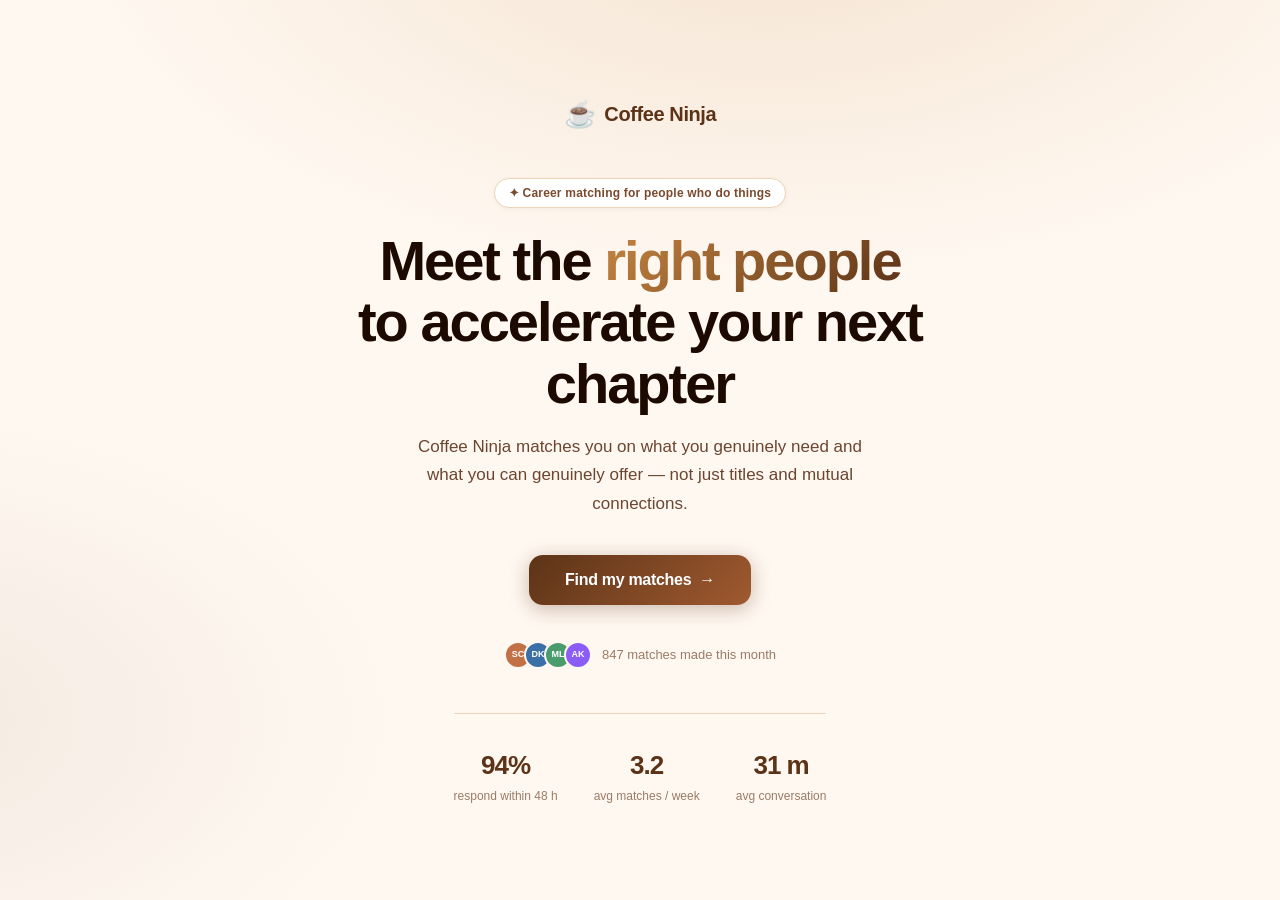
<file: Claire Demo 315pm.html>
<!DOCTYPE html>
<html lang="en">
<head>
  <meta charset="UTF-8">
  <meta name="viewport" content="width=device-width, initial-scale=1.0">
  <title>Coffee Ninja ☕</title>
  <style>
    :root {
      --espresso:      #1C0A00;
      --coffee-dark:   #5C3317;
      --coffee:        #7B4A2D;
      --latte:         #C68642;
      --latte-light:   #E8A96B;
      --cream:         #FFF8F1;
      --foam:          #FEF0E2;
      --foam-border:   #EDD5B8;
      --white:         #FFFFFF;
      --text-primary:  #1C0A00;
      --text-secondary:#6B4530;
      --text-muted:    #9B7B66;
      --success:       #1F6E3F;
      --success-bg:    #EBF5EE;
      --success-border:#A8D5B8;
      --peer:          #1D4ED8;
      --peer-bg:       #EEF4FF;
      --peer-border:   #BFDBFE;
      --border:        #E8D4C0;
      --shadow:        0 2px 16px rgba(92,51,23,0.08);
      --shadow-hover:  0 8px 32px rgba(92,51,23,0.16);
    }

    *, *::before, *::after { margin:0; padding:0; box-sizing:border-box; }

    body {
      font-family: -apple-system, BlinkMacSystemFont, 'Segoe UI', 'Helvetica Neue', Arial, sans-serif;
      background: var(--cream);
      color: var(--text-primary);
      min-height: 100vh;
      line-height: 1.5;
      -webkit-font-smoothing: antialiased;
    }

    /* ── TRANSITIONS ──────────────────────────────────── */
    .screen { animation: screenIn .35s cubic-bezier(.4,0,.2,1); }

    @keyframes screenIn {
      from { opacity:0; transform:translateY(14px); }
      to   { opacity:1; transform:translateY(0); }
    }

    /* ════════════════════════════════════════════════════
       WELCOME SCREEN
    ════════════════════════════════════════════════════ */
    .welcome {
      display: flex;
      flex-direction: column;
      align-items: center;
      justify-content: center;
      min-height: 100vh;
      padding: 48px 24px;
      text-align: center;
      background: radial-gradient(ellipse 80% 60% at 60% -10%, rgba(198,134,66,.18) 0%, transparent 70%),
                  radial-gradient(ellipse 60% 50% at -10% 80%, rgba(92,51,23,.08) 0%, transparent 70%),
                  var(--cream);
    }

    .logo {
      display: flex;
      align-items: center;
      gap: 9px;
      margin-bottom: 44px;
      font-size: 20px;
      font-weight: 800;
      color: var(--coffee-dark);
      letter-spacing: -.4px;
    }
    .logo-cup { font-size: 26px; }

    .welcome-badge {
      display: inline-flex;
      align-items: center;
      gap: 6px;
      background: var(--white);
      border: 1px solid var(--foam-border);
      border-radius: 100px;
      padding: 5px 14px;
      font-size: 12px;
      font-weight: 600;
      color: var(--coffee);
      margin-bottom: 22px;
      box-shadow: 0 1px 4px rgba(92,51,23,.06);
      letter-spacing: .2px;
    }

    .welcome-title {
      font-size: clamp(34px, 6vw, 56px);
      font-weight: 900;
      color: var(--espresso);
      line-height: 1.1;
      letter-spacing: -2px;
      margin-bottom: 18px;
      max-width: 580px;
    }
    .welcome-title em {
      font-style: normal;
      background: linear-gradient(135deg, #C68642, #5C3317);
      -webkit-background-clip: text;
      -webkit-text-fill-color: transparent;
      background-clip: text;
    }

    .welcome-sub {
      font-size: 17px;
      color: var(--text-secondary);
      max-width: 460px;
      margin-bottom: 36px;
      line-height: 1.7;
    }

    .btn-primary {
      display: inline-flex;
      align-items: center;
      gap: 8px;
      background: linear-gradient(135deg, var(--coffee-dark) 0%, #A05A30 100%);
      color: white;
      border: none;
      border-radius: 14px;
      padding: 16px 36px;
      font-size: 16px;
      font-weight: 700;
      cursor: pointer;
      transition: all .2s;
      box-shadow: 0 4px 20px rgba(92,51,23,.32);
      letter-spacing: -.3px;
    }
    .btn-primary:hover { transform:translateY(-2px); box-shadow:0 8px 28px rgba(92,51,23,.42); }

    .social-proof {
      display: flex;
      align-items: center;
      gap: 10px;
      margin-top: 36px;
      font-size: 13px;
      color: var(--text-muted);
    }
    .avatars {
      display: flex;
    }
    .mini-av {
      width: 28px; height: 28px;
      border-radius: 50%;
      border: 2.5px solid var(--cream);
      display: flex; align-items: center; justify-content: center;
      font-size: 9px; font-weight: 800; color: white;
      margin-left: -8px;
    }
    .mini-av:first-child { margin-left: 0; }

    .welcome-stats {
      display: flex;
      gap: 36px;
      margin-top: 44px;
      padding-top: 32px;
      border-top: 1px solid var(--foam-border);
    }
    .stat { text-align: center; }
    .stat-n { font-size: 26px; font-weight: 900; color: var(--coffee-dark); letter-spacing: -1px; }
    .stat-l { font-size: 12px; color: var(--text-muted); margin-top: 2px; }

    /* ════════════════════════════════════════════════════
       ONBOARDING
    ════════════════════════════════════════════════════ */
    .onboarding {
      max-width: 540px;
      margin: 0 auto;
      padding: 28px 22px 80px;
    }

    .ob-top {
      display: flex;
      align-items: center;
      justify-content: space-between;
      margin-bottom: 28px;
    }
    .ob-logo {
      font-size: 15px; font-weight: 800; color: var(--coffee-dark);
      display: flex; align-items: center; gap: 7px;
    }
    .ob-step-count { font-size: 13px; color: var(--text-muted); font-weight: 500; }

    .progress-track {
      height: 3px;
      background: var(--foam-border);
      border-radius: 2px;
      margin-bottom: 36px;
      overflow: hidden;
    }
    .progress-fill {
      height: 100%;
      background: linear-gradient(90deg, var(--coffee-dark), var(--latte));
      border-radius: 2px;
      transition: width .45s cubic-bezier(.4,0,.2,1);
    }

    .step-pill {
      display: inline-flex;
      align-items: center;
      gap: 5px;
      background: var(--foam);
      border: 1px solid var(--foam-border);
      border-radius: 100px;
      padding: 4px 12px;
      font-size: 11px;
      font-weight: 700;
      color: var(--coffee);
      letter-spacing: .5px;
      text-transform: uppercase;
      margin-bottom: 10px;
    }

    .step-title {
      font-size: clamp(22px, 4.5vw, 30px);
      font-weight: 900;
      color: var(--espresso);
      letter-spacing: -1px;
      margin-bottom: 6px;
      line-height: 1.2;
    }
    .step-sub {
      font-size: 14px;
      color: var(--text-secondary);
      margin-bottom: 26px;
      line-height: 1.6;
    }

    /* Inputs */
    .field-group { margin-bottom: 18px; }
    .field-label {
      display: block;
      font-size: 12px; font-weight: 700;
      color: var(--text-secondary);
      text-transform: uppercase; letter-spacing: .5px;
      margin-bottom: 7px;
    }
    .field-input, .field-textarea {
      width: 100%;
      padding: 13px 15px;
      border: 1.5px solid var(--border);
      border-radius: 12px;
      font-size: 15px;
      color: var(--text-primary);
      background: var(--white);
      font-family: inherit;
      outline: none;
      transition: all .18s;
    }
    .field-input:focus, .field-textarea:focus {
      border-color: var(--latte);
      box-shadow: 0 0 0 3px rgba(198,134,66,.14);
    }
    .field-input::placeholder, .field-textarea::placeholder { color: var(--text-muted); }
    .field-textarea { resize: none; min-height: 86px; }

    /* Role grid */
    .role-grid {
      display: grid;
      grid-template-columns: 1fr 1fr;
      gap: 9px;
      margin-bottom: 4px;
    }
    .role-tile {
      padding: 13px 14px;
      border: 1.5px solid var(--border);
      border-radius: 13px;
      cursor: pointer;
      background: var(--white);
      transition: all .18s;
      text-align: left;
    }
    .role-tile:hover:not(.sel) { border-color: var(--latte); background: var(--foam); }
    .role-tile.sel { border-color: var(--coffee-dark); background: var(--foam); }
    .tile-em { font-size: 20px; display: block; margin-bottom: 5px; }
    .tile-label { font-size: 13px; font-weight: 700; color: var(--text-primary); display: block; }
    .tile-sub { font-size: 11px; color: var(--text-muted); display: block; margin-top: 2px; }

    /* Chips */
    .chips { display: flex; flex-wrap: wrap; gap: 8px; margin-bottom: 10px; }
    .chip {
      display: inline-flex;
      align-items: center;
      gap: 6px;
      padding: 9px 15px;
      border: 1.5px solid var(--border);
      border-radius: 100px;
      font-size: 13px; font-weight: 500;
      cursor: pointer;
      background: var(--white);
      color: var(--text-secondary);
      transition: all .18s;
      user-select: none;
    }
    .chip:hover:not(.sel) { border-color: var(--latte); color: var(--coffee); }
    .chip.sel { background: var(--coffee-dark); border-color: var(--coffee-dark); color: white; }

    .chips-hint { font-size: 12px; color: var(--text-muted); }

    /* Exp selector */
    .exp-row { display: flex; gap: 8px; margin-bottom: 4px; }
    .exp-tile {
      flex: 1;
      padding: 11px 6px;
      border: 1.5px solid var(--border);
      border-radius: 11px;
      text-align: center;
      cursor: pointer;
      background: var(--white);
      transition: all .18s;
    }
    .exp-tile:hover:not(.sel) { border-color: var(--latte); }
    .exp-tile.sel { border-color: var(--coffee-dark); background: var(--foam); }
    .exp-n { font-size: 15px; font-weight: 800; color: var(--espresso); display: block; }
    .exp-l { font-size: 10px; color: var(--text-muted); display: block; margin-top: 2px; }

    /* Nav */
    .step-nav {
      display: flex;
      justify-content: space-between;
      align-items: center;
      margin-top: 28px;
    }
    .btn-back {
      padding: 12px 20px;
      border: 1.5px solid var(--border);
      border-radius: 11px;
      font-size: 14px; font-weight: 600;
      color: var(--text-muted);
      background: var(--white);
      cursor: pointer;
      transition: all .18s;
    }
    .btn-back:hover { border-color: var(--coffee); color: var(--coffee); }
    .btn-next {
      display: inline-flex;
      align-items: center;
      gap: 7px;
      padding: 13px 28px;
      background: linear-gradient(135deg, var(--coffee-dark), #A05A30);
      border: none;
      border-radius: 11px;
      font-size: 14px; font-weight: 700;
      color: white;
      cursor: pointer;
      transition: all .2s;
    }
    .btn-next:hover { transform:translateY(-1px); box-shadow:0 4px 14px rgba(92,51,23,.3); }
    .btn-next:disabled { opacity:.35; cursor:not-allowed; transform:none; box-shadow:none; }

    /* ════════════════════════════════════════════════════
       MATCHING SCREEN
    ════════════════════════════════════════════════════ */
    .matching {
      display: flex;
      flex-direction: column;
      align-items: center;
      justify-content: center;
      min-height: 100vh;
      padding: 40px 24px;
      text-align: center;
      background: radial-gradient(ellipse 70% 55% at 50% 30%, rgba(198,134,66,.14) 0%, transparent 65%), var(--cream);
    }

    .brew-wrap { position: relative; margin-bottom: 32px; }
    .brew-ring {
      width: 90px; height: 90px;
      border-radius: 50%;
      border: 3px solid var(--foam-border);
      border-top-color: var(--coffee);
      animation: spin 1s linear infinite;
    }
    .brew-cup {
      position: absolute; top:50%; left:50%;
      transform: translate(-50%,-50%);
      font-size: 34px;
      animation: floatBrew 2s ease-in-out infinite;
    }
    @keyframes spin { to { transform:rotate(360deg); } }
    @keyframes floatBrew {
      0%,100% { transform:translate(-50%,-50%) scale(1); }
      50%      { transform:translate(-50%,-52%) scale(1.08); }
    }

    .matching-title {
      font-size: 24px; font-weight: 800;
      color: var(--espresso);
      letter-spacing: -.6px;
      margin-bottom: 24px;
    }

    .matching-steps { list-style: none; }
    .matching-steps li {
      font-size: 14px;
      color: var(--text-muted);
      padding: 5px 0;
      transition: all .3s;
    }
    .matching-steps li.active { color: var(--coffee); font-weight: 700; }
    .matching-steps li.done  { color: var(--success); }

    /* ════════════════════════════════════════════════════
       MATCHES SCREEN
    ════════════════════════════════════════════════════ */
    .matches-wrap {
      max-width: 640px;
      margin: 0 auto;
      padding: 28px 18px 64px;
    }

    .matches-logo {
      display: flex; align-items: center; gap: 7px;
      font-size: 15px; font-weight: 800; color: var(--coffee-dark);
      margin-bottom: 22px;
    }

    .found-pill {
      display: inline-flex;
      align-items: center;
      gap: 7px;
      background: var(--success-bg);
      border: 1px solid var(--success-border);
      border-radius: 100px;
      padding: 5px 14px;
      font-size: 12px; font-weight: 700;
      color: var(--success);
      margin-bottom: 11px;
    }

    .matches-title {
      font-size: clamp(22px, 4.5vw, 30px);
      font-weight: 900;
      color: var(--espresso);
      letter-spacing: -1px;
      margin-bottom: 5px;
      line-height: 1.2;
    }
    .matches-sub { font-size: 14px; color: var(--text-secondary); margin-bottom: 22px; }

    /* Your profile summary */
    .your-profile {
      display: flex;
      gap: 13px;
      align-items: flex-start;
      background: var(--foam);
      border: 1px solid var(--foam-border);
      border-radius: 14px;
      padding: 15px 16px;
      margin-bottom: 22px;
    }
    .you-av {
      width: 42px; height: 42px;
      border-radius: 50%;
      background: linear-gradient(135deg, var(--coffee-dark), var(--coffee));
      display: flex; align-items: center; justify-content: center;
      font-size: 14px; font-weight: 800; color: white;
      flex-shrink: 0;
    }
    .you-name { font-size: 14px; font-weight: 700; color: var(--espresso); }
    .you-role { font-size: 12px; color: var(--text-muted); margin-top: 2px; }
    .you-tags { display: flex; flex-wrap: wrap; gap: 5px; margin-top: 8px; }
    .you-tag {
      font-size: 11px; font-weight: 500;
      background: var(--white);
      border: 1px solid var(--border);
      border-radius: 100px;
      padding: 2px 9px;
      color: var(--text-secondary);
    }

    /* ── MATCH CARD ─────────────────────────────── */
    .match-card {
      background: var(--white);
      border: 1px solid var(--border);
      border-radius: 20px;
      margin-bottom: 18px;
      overflow: hidden;
      box-shadow: var(--shadow);
      transition: box-shadow .2s;
    }
    .match-card:hover { box-shadow: var(--shadow-hover); }

    /* Card header */
    .card-head {
      display: flex;
      gap: 13px;
      align-items: flex-start;
      padding: 18px 18px 15px;
      border-bottom: 1px solid var(--foam-border);
    }
    .match-av {
      width: 50px; height: 50px;
      border-radius: 50%;
      display: flex; align-items: center; justify-content: center;
      font-size: 16px; font-weight: 800; color: white;
      flex-shrink: 0;
    }
    .card-meta { flex: 1; min-width: 0; }
    .card-name { font-size: 16px; font-weight: 800; color: var(--espresso); letter-spacing: -.3px; }
    .card-headline { font-size: 13px; color: var(--text-secondary); margin-top: 2px; }
    .card-co { font-weight: 700; color: var(--coffee); }
    .card-bg { font-size: 12px; color: var(--text-muted); margin-top: 3px; line-height: 1.4; }
    .card-score { font-size: 12px; color: var(--latte); font-weight: 700; margin-top: 5px; }

    /* Match type badge */
    .type-badge {
      flex-shrink: 0;
      font-size: 10px; font-weight: 800;
      padding: 4px 10px;
      border-radius: 100px;
      text-transform: uppercase;
      letter-spacing: .5px;
      white-space: nowrap;
    }
    .badge-mutual    { background:#FFF3E0; color:#BF4D00; border:1px solid #FFD09E; }
    .badge-give      { background:var(--success-bg); color:var(--success); border:1px solid var(--success-border); }
    .badge-peer      { background:var(--peer-bg); color:var(--peer); border:1px solid var(--peer-border); }

    /* Why match section */
    .card-section {
      padding: 16px 18px;
      border-bottom: 1px solid var(--foam-border);
    }
    .section-lbl {
      font-size: 10px; font-weight: 800;
      text-transform: uppercase; letter-spacing: 1px;
      color: var(--text-muted);
      margin-bottom: 12px;
    }

    /* Exchange 2×2 grid */
    .exchange {
      display: grid;
      grid-template-columns: 1fr 1fr;
      gap: 8px;
    }
    .ex-cell {
      border-radius: 12px;
      padding: 12px 13px;
      background: var(--foam);
    }
    .ex-cell.you  { border-left: 3px solid var(--latte-light); }
    .ex-cell.them { border-left: 3px solid var(--coffee-dark); }
    .ex-dir {
      font-size: 10px; font-weight: 800;
      text-transform: uppercase; letter-spacing: .5px;
      margin-bottom: 5px;
    }
    .ex-dir.you  { color: #A06020; }
    .ex-dir.them { color: var(--coffee-dark); }
    .ex-text { font-size: 13px; color: var(--text-primary); line-height: 1.45; }

    /* Why it matters */
    .why-box {
      margin-top: 11px;
      padding: 12px 13px;
      background: #FFFAF2;
      border-radius: 11px;
      border-left: 3px solid var(--latte);
    }
    .why-text { font-size: 13px; color: var(--text-secondary); line-height: 1.6; }

    /* Prompts */
    .prompt-list { display: flex; flex-direction: column; gap: 9px; }
    .prompt-item {
      display: flex; gap: 10px;
      align-items: flex-start;
      background: var(--foam);
      border-radius: 12px;
      padding: 12px 13px;
    }
    .prompt-ico { font-size: 15px; flex-shrink: 0; margin-top: 1px; }
    .prompt-txt { font-size: 13px; color: var(--text-secondary); line-height: 1.55; font-style: italic; }

    /* Action */
    .card-action { padding: 15px 18px; }

    .btn-interested {
      width: 100%;
      display: flex; align-items: center; justify-content: center; gap: 8px;
      padding: 14px;
      background: linear-gradient(135deg, var(--coffee-dark) 0%, #A05A30 100%);
      border: none;
      border-radius: 13px;
      font-size: 15px; font-weight: 700;
      color: white;
      cursor: pointer;
      transition: all .2s;
      letter-spacing: -.2px;
    }
    .btn-interested:hover { transform:translateY(-1px); box-shadow:0 6px 22px rgba(92,51,23,.32); }

    /* Interested state */
    .interested-state {
      background: var(--success-bg);
      border: 1px solid var(--success-border);
      border-radius: 13px;
      padding: 18px 16px;
      text-align: center;
      animation: screenIn .3s ease;
    }
    .int-icon { font-size: 28px; margin-bottom: 8px; }
    .int-title { font-size: 15px; font-weight: 800; color: var(--success); margin-bottom: 5px; }
    .int-msg { font-size: 13px; color: #3D6B50; line-height: 1.55; }
    .intro-preview {
      background: white;
      border: 1px solid var(--success-border);
      border-radius: 11px;
      padding: 12px 13px;
      margin-top: 12px;
      text-align: left;
    }
    .intro-lbl {
      font-size: 10px; font-weight: 800;
      text-transform: uppercase; letter-spacing: .5px;
      color: var(--text-muted);
      margin-bottom: 6px;
    }
    .intro-txt { font-size: 13px; color: var(--text-secondary); line-height: 1.6; }
    .intro-txt em { font-style: italic; color: var(--text-muted); }

    /* Footer stats */
    .match-footer {
      display: flex;
      gap: 1px;
      background: var(--border);
      border: 1px solid var(--border);
      border-radius: 16px;
      overflow: hidden;
      margin-top: 24px;
    }
    .mf-stat {
      flex: 1;
      text-align: center;
      padding: 16px 8px;
      background: var(--foam);
    }
    .mf-n { font-size: 22px; font-weight: 900; color: var(--espresso); letter-spacing: -.5px; }
    .mf-l { font-size: 11px; color: var(--text-muted); margin-top: 2px; line-height: 1.3; }

    /* ── MOBILE ──────────────────────────────────── */
    @media (max-width: 480px) {
      .exchange { grid-template-columns: 1fr; }
      .welcome-stats { gap: 20px; }
      .exp-row { flex-wrap: wrap; }
      .exp-tile { min-width: calc(33% - 6px); }
    }
  </style>
</head>
<body>
<div id="app"></div>

<script>
/* ════════════════════════════════════════════════════
   STATE
════════════════════════════════════════════════════ */
const S = {
  screen: 'welcome', // welcome | onboarding | matching | matches
  step: 0,
  form: {
    name: '', role: '', roleQuick: '',
    needs: [], offers: [],
    exp: '', proud: '',
  },
  interested: {},
};

/* ════════════════════════════════════════════════════
   MOCK DATA
════════════════════════════════════════════════════ */
const NEEDS = [
  { id:'pm',      em:'🚀', label:'Break into Product Management' },
  { id:'ai',      em:'🤖', label:'AI / ML product thinking' },
  { id:'leap',    em:'🏃', label:'Consulting → startup / tech leap' },
  { id:'growth',  em:'📈', label:'Growth & GTM strategy' },
  { id:'zero',    em:'⚡', label:'Building 0→1 products' },
  { id:'exec',    em:'🏛️', label:'Executive / leadership track' },
];

const OFFERS = [
  { id:'consulting', em:'📐', label:'Structured problem solving' },
  { id:'data',       em:'📊', label:'Data analysis & storytelling' },
  { id:'stk',        em:'🤝', label:'Executive stakeholder management' },
  { id:'eng',        em:'⚙️', label:'Engineering / technical depth' },
  { id:'gplay',      em:'🗺️', label:'Growth playbooks & metrics' },
  { id:'domain',     em:'🏥', label:'Domain expertise (healthcare, finance…)' },
];

const MATCHES = [
  {
    id: 'sarah',
    name: 'Sarah Chen',
    headline: 'AI Product Manager',
    company: 'Figma',
    location: 'San Francisco, CA',
    bg: 'Ex-McKinsey · 3y consulting → PM · Now AI PM',
    av: 'SC',
    avColor: '#C27046',
    type: 'mutual',
    typeLbl: '⭐ Mutual Exchange',
    score: 97,

    youWant:  'Break into AI Product Management — specifically the consulting-to-PM leap',
    theyDid:  'Made this exact transition: McKinsey → early-stage PM → AI PM at Figma (2022)',
    theyWant: 'Growth strategy & user-segmentation frameworks for Figma\'s PLG expansion',
    youHave:  'Consulting rigour + data storytelling — the structured thinking she now lacks on her growth team',

    why: 'She was in your exact seat 3 years ago. She knows which parts of consulting transfer (structured thinking, client storytelling) and which don\'t (billable-hours mindset). In return, she genuinely needs your perspective: she\'s rethinking user segmentation for Figma\'s SMB motion and wants a fresh, frameworks-driven outside view.',

    prompts: [
      { em:'🔍', txt:'"What was the hardest part of the first 90 days as a PM — and what would you tell yourself before you started?"' },
      { em:'🎯', txt:'"How did you reframe your McKinsey case experience when pitching to startup PMs who\'d never seen a consulting résumé?"' },
    ],

    intro: 'Hi Sarah — I\'m currently at BCG and seriously exploring the move to AI Product. Your path from McKinsey to Figma PM is exactly the story I\'m trying to understand. Would love to hear what actually mattered — happy to return the favour on the growth strategy side. — via Coffee Ninja',
  },

  {
    id: 'david',
    name: 'David Kim',
    headline: 'VP of Product',
    company: 'Krea AI',
    location: 'New York, NY',
    bg: '7y in product · Built 3 AI products 0→1 · Series B',
    av: 'DK',
    avColor: '#3A6FA8',
    type: 'give',
    typeLbl: '🌱 Give-First',
    score: 91,

    youWant:  'Understand how to think about AI products from first principles before switching',
    theyDid:  'Built 3 AI products from 0→1; currently scaling Krea AI from 0 to 500K users',
    theyWant: 'Sharp "outside" thinkers — finds consulting mindsets surface blind spots early PMs miss',
    youHave:  'Structured problem-solving + executive stakeholder experience (rare at early-stage)',

    why: 'David mentors 2–3 people per quarter by choice. He specifically looks for people with structured thinking from non-PM backgrounds — he\'s said in interviews that they avoid the most common 0→1 traps. Your consulting background is exactly his target profile. These conversations tend to go both ways.',

    prompts: [
      { em:'🤖', txt:'"What\'s the single biggest mistake new PMs make when approaching AI products for the first time?"' },
      { em:'📐', txt:'"How do you decide what to build when both user needs and model capabilities are evolving faster than your roadmap?"' },
    ],

    intro: 'Hi David — I\'m a BCG consultant exploring the move into AI Product. Your 0→1 experience at Krea caught my attention. Would love 30 minutes to hear how you think about building AI products from scratch — especially the parts no one writes about. — via Coffee Ninja',
  },

  {
    id: 'mei',
    name: 'Mei Lin',
    headline: 'Incoming PM · Notion',
    company: 'Notion (starting June)',
    location: 'Chicago, IL',
    bg: '3y Deloitte · Just accepted PM offer · Starts in 6 weeks',
    av: 'ML',
    avColor: '#4A9C6E',
    type: 'peer',
    typeLbl: '🤜 Peer Match',
    score: 84,

    youWant:  'Hear from someone who just made the leap — what actually worked in PM interviews',
    theyDid:  'Landed Notion PM offer after 4 months of prep; finished her last day at Deloitte last week',
    theyWant: 'Swap notes with peers still in the process — share what worked, compare frameworks',
    youHave:  'BCG analytical toolkit + likely ahead on some frameworks she\'d love to compare notes on',

    why: 'She just did what you\'re about to do. Not a mentor or manager — someone two steps ahead who will tell you what actually mattered and what was a total waste of time. These peer conversations are often the most honest, and most useful, ones.',

    prompts: [
      { em:'💼', txt:'"What do you wish you\'d known about PM interviews before you started prepping — the thing no one tells you?"' },
      { em:'⏱️', txt:'"What was your actual prep timeline and where did you put most of your energy?"' },
    ],

    intro: 'Hi Mei — I\'m at BCG and just starting to prep for PM roles. Saw you just landed at Notion — congrats! Would love to swap notes on the process and what actually worked. — via Coffee Ninja',
  },
];

/* ════════════════════════════════════════════════════
   RENDER ENGINE
════════════════════════════════════════════════════ */
function render() {
  const app = document.getElementById('app');
  const views = { welcome: renderWelcome, onboarding: renderOnboarding, matching: renderMatching, matches: renderMatches };
  app.innerHTML = (views[S.screen] || renderWelcome)();
  wire();
}

/* ── WELCOME ──────────────────────────────────────── */
function renderWelcome() {
  return `
  <div class="screen welcome">
    <div class="logo"><span class="logo-cup">☕</span> Coffee Ninja</div>

    <div class="welcome-badge">✦ Career matching for people who do things</div>

    <h1 class="welcome-title">
      Meet the <em>right people</em><br>to accelerate your next chapter
    </h1>

    <p class="welcome-sub">
      Coffee Ninja matches you on what you genuinely need and what you can genuinely offer —
      not just titles and mutual connections.
    </p>

    <button class="btn-primary" data-a="start">
      Find my matches <span>→</span>
    </button>

    <div class="social-proof">
      <div class="avatars">
        <div class="mini-av" style="background:#C27046">SC</div>
        <div class="mini-av" style="background:#3A6FA8">DK</div>
        <div class="mini-av" style="background:#4A9C6E">ML</div>
        <div class="mini-av" style="background:#8B5CF6">AK</div>
      </div>
      <span>847 matches made this month</span>
    </div>

    <div class="welcome-stats">
      <div class="stat"><div class="stat-n">94%</div><div class="stat-l">respond within 48 h</div></div>
      <div class="stat"><div class="stat-n">3.2</div><div class="stat-l">avg matches / week</div></div>
      <div class="stat"><div class="stat-n">31 m</div><div class="stat-l">avg conversation</div></div>
    </div>
  </div>`;
}

/* ── ONBOARDING ──────────────────────────────────── */
const STEPS = 4;

function renderOnboarding() {
  const pct = ((S.step + 1) / STEPS) * 100;
  const stepFns = [step0, step1, step2, step3];
  return `
  <div class="screen onboarding">
    <div class="ob-top">
      <div class="ob-logo">☕ Coffee Ninja</div>
      <div class="ob-step-count">${S.step + 1} / ${STEPS}</div>
    </div>
    <div class="progress-track"><div class="progress-fill" style="width:${pct}%"></div></div>
    ${stepFns[S.step]()}
  </div>`;
}

function step0() {
  const roles = [
    { id:'consultant', em:'📐', lbl:'Consultant',      sub:'MBB / Big 4 / boutique' },
    { id:'pm',         em:'🗺️', lbl:'Product Manager', sub:'Tech / startup' },
    { id:'engineer',   em:'⚙️', lbl:'Engineer',        sub:'Moving into product' },
    { id:'student',    em:'🎓', lbl:'MBA / Grad',       sub:'Career transition' },
  ];
  const canNext = S.form.name.trim() || S.form.role.trim();
  return `
  <div class="step-pill">✦ About you</div>
  <h2 class="step-title">First, who are you?</h2>
  <p class="step-sub">Just enough context so matches understand where you're coming from. This isn't your LinkedIn.</p>

  <div class="field-group">
    <label class="field-label">Your name</label>
    <input class="field-input" type="text" placeholder="e.g. Alex Chen" data-field="name" value="${esc(S.form.name)}">
  </div>

  <div class="field-group">
    <label class="field-label">Current role (or "in between")</label>
    <input class="field-input" type="text" placeholder="e.g. Strategy Consultant at BCG" data-field="role" value="${esc(S.form.role)}">
  </div>

  <div class="field-group">
    <label class="field-label">Or pick a quick type</label>
    <div class="role-grid">
      ${roles.map(r => `
      <div class="role-tile ${S.form.roleQuick===r.id?'sel':''}" data-rq="${r.id}">
        <span class="tile-em">${r.em}</span>
        <span class="tile-label">${r.lbl}</span>
        <span class="tile-sub">${r.sub}</span>
      </div>`).join('')}
    </div>
  </div>

  <div class="step-nav">
    <div></div>
    <button class="btn-next" data-a="next" ${canNext?'':'disabled'}>Continue →</button>
  </div>`;
}

function step1() {
  return `
  <div class="step-pill">🎯 Your needs</div>
  <h2 class="step-title">What are you trying to figure out?</h2>
  <p class="step-sub">Pick up to 3 things you genuinely need help with right now. Honesty here makes matches 10× better.</p>

  <div class="chips">
    ${NEEDS.map(o => `
    <div class="chip ${S.form.needs.includes(o.id)?'sel':''}" data-tn="${o.id}">${o.em} ${o.label}</div>
    `).join('')}
  </div>
  <p class="chips-hint">Select 1–3 that resonate most</p>

  <div class="step-nav">
    <button class="btn-back" data-a="back">← Back</button>
    <button class="btn-next" data-a="next" ${S.form.needs.length?'':'disabled'}>Continue →</button>
  </div>`;
}

function step2() {
  return `
  <div class="step-pill">💡 What you offer</div>
  <h2 class="step-title">What can you genuinely offer?</h2>
  <p class="step-sub">Good matches are two-way. What do you bring to the table — even mid-transition?</p>

  <div class="chips">
    ${OFFERS.map(o => `
    <div class="chip ${S.form.offers.includes(o.id)?'sel':''}" data-to="${o.id}">${o.em} ${o.label}</div>
    `).join('')}
  </div>
  <p class="chips-hint">Select 1–3 genuine strengths</p>

  <div class="step-nav">
    <button class="btn-back" data-a="back">← Back</button>
    <button class="btn-next" data-a="next" ${S.form.offers.length?'':'disabled'}>Continue →</button>
  </div>`;
}

function step3() {
  const exps = ['0–2','2–4','4–7','7–10','10+'];
  return `
  <div class="step-pill">⚡ Quick context</div>
  <h2 class="step-title">Almost there.</h2>
  <p class="step-sub">Two quick questions so matches understand your actual situation — not just what you clicked above.</p>

  <div class="field-group">
    <label class="field-label">Years of total experience</label>
    <div class="exp-row">
      ${exps.map(e => `
      <div class="exp-tile ${S.form.exp===e?'sel':''}" data-exp="${e}">
        <span class="exp-n">${e}</span><span class="exp-l">yrs</span>
      </div>`).join('')}
    </div>
  </div>

  <div class="field-group">
    <label class="field-label">One thing you're proud of <span style="font-weight:400;text-transform:none;letter-spacing:0">(optional — makes matches personal)</span></label>
    <textarea class="field-textarea" data-field="proud" placeholder="e.g. Led a $2B cost-reduction programme. Launched a side project with 5K users. Doesn't have to be impressive — just real.">${esc(S.form.proud)}</textarea>
  </div>

  <div class="step-nav">
    <button class="btn-back" data-a="back">← Back</button>
    <button class="btn-next" data-a="go-match">☕ Find my matches →</button>
  </div>`;
}

/* ── MATCHING ─────────────────────────────────────── */
function renderMatching() {
  return `
  <div class="screen matching">
    <div class="brew-wrap">
      <div class="brew-ring"></div>
      <div class="brew-cup">☕</div>
    </div>
    <h2 class="matching-title">Brewing your matches…</h2>
    <ul class="matching-steps">
      <li id="ms1" class="active">Analysing your needs &amp; offers</li>
      <li id="ms2">Scanning 2,400+ profiles</li>
      <li id="ms3">Scoring mutual value exchange</li>
      <li id="ms4">Crafting conversation starters</li>
    </ul>
  </div>`;
}

/* ── MATCHES ──────────────────────────────────────── */
function renderMatches() {
  const nm   = S.form.name || 'You';
  const init = nm.split(' ').map(w=>w[0]).join('').toUpperCase().slice(0,2) || 'YO';
  const role = S.form.role || 'Career explorer';
  const need_lbl = S.form.needs.map(id=>NEEDS.find(o=>o.id===id)?.label).filter(Boolean);
  const off_lbl  = S.form.offers.map(id=>OFFERS.find(o=>o.id===id)?.label).filter(Boolean);

  return `
  <div class="screen matches-wrap">
    <div class="matches-logo">☕ Coffee Ninja</div>

    <div class="found-pill">✓ 3 matches found for you</div>
    <h1 class="matches-title">We found people who make sense</h1>
    <p class="matches-sub">Each match is scored on genuine mutual value — not just who might be nice to know.</p>

    <div class="your-profile">
      <div class="you-av">${init}</div>
      <div>
        <div class="you-name">${esc(nm)}</div>
        <div class="you-role">${esc(role)}</div>
        <div class="you-tags">
          ${need_lbl.map(l=>`<span class="you-tag">Needs: ${l}</span>`).join('')}
          ${off_lbl.map(l=>`<span class="you-tag">Offers: ${l}</span>`).join('')}
        </div>
      </div>
    </div>

    ${MATCHES.map(m=>card(m, nm)).join('')}

    <div class="match-footer">
      <div class="mf-stat"><div class="mf-n">94%</div><div class="mf-l">matches respond</div></div>
      <div class="mf-stat"><div class="mf-n">31 m</div><div class="mf-l">avg conversation</div></div>
      <div class="mf-stat"><div class="mf-n">2.4×</div><div class="mf-l">better than cold outreach</div></div>
    </div>
  </div>`;
}

function card(m, userName) {
  const isInt = S.interested[m.id];
  const badgeCls = { mutual:'badge-mutual', give:'badge-give', peer:'badge-peer' }[m.type];

  const stars = m.score>=95 ? '★★★' : m.score>=88 ? '★★☆' : '★☆☆';

  const actionHtml = isInt
    ? `<div class="interested-state">
        <div class="int-icon">☕</div>
        <div class="int-title">You're matched with ${m.name}</div>
        <div class="int-msg">Coffee Ninja will send ${m.name} a warm intro note. Most matches respond within 24–48 hours.</div>
        <div class="intro-preview">
          <div class="intro-lbl">Your intro — preview</div>
          <div class="intro-txt">${esc(m.intro).replace('— via Coffee Ninja','<em>— via Coffee Ninja</em>')}</div>
        </div>
      </div>`
    : `<button class="btn-interested" data-a="interested" data-mid="${m.id}">☕ I'm Interested</button>`;

  return `
  <div class="match-card" id="card-${m.id}">

    <!-- Header -->
    <div class="card-head">
      <div class="match-av" style="background:${m.avColor}">${m.av}</div>
      <div class="card-meta">
        <div class="card-name">${m.name}</div>
        <div class="card-headline">${m.headline} · <span class="card-co">${m.company}</span></div>
        <div class="card-bg">${m.bg} · ${m.location}</div>
        <div class="card-score">${stars} ${m.score}% match</div>
      </div>
      <span class="type-badge ${badgeCls}">${m.typeLbl}</span>
    </div>

    <!-- Why this match -->
    <div class="card-section">
      <div class="section-lbl">Why this match</div>
      <div class="exchange">
        <div class="ex-cell you">
          <div class="ex-dir you">YOUR GOAL</div>
          <div class="ex-text">${m.youWant}</div>
        </div>
        <div class="ex-cell them">
          <div class="ex-dir them">THEIR JOURNEY</div>
          <div class="ex-text">${m.theyDid}</div>
        </div>
        <div class="ex-cell them">
          <div class="ex-dir them">THEIR NEED</div>
          <div class="ex-text">${m.theyWant}</div>
        </div>
        <div class="ex-cell you">
          <div class="ex-dir you">YOUR STRENGTH</div>
          <div class="ex-text">${m.youHave}</div>
        </div>
      </div>
      <div class="why-box">
        <div class="why-text">💡 ${m.why}</div>
      </div>
    </div>

    <!-- Conversation starters -->
    <div class="card-section">
      <div class="section-lbl">Start the conversation with</div>
      <div class="prompt-list">
        ${m.prompts.map(p=>`
        <div class="prompt-item">
          <span class="prompt-ico">${p.em}</span>
          <span class="prompt-txt">${p.txt}</span>
        </div>`).join('')}
      </div>
    </div>

    <!-- Action -->
    <div class="card-action">${actionHtml}</div>
  </div>`;
}

/* ════════════════════════════════════════════════════
   EVENT WIRING
════════════════════════════════════════════════════ */
function wire() {
  on('[data-a="start"]',    () => { S.screen='onboarding'; S.step=0; render(); });
  on('[data-a="next"]',     () => { S.step++; render(); });
  on('[data-a="back"]',     () => { S.step>0 ? S.step-- : (S.screen='welcome'); render(); });
  on('[data-a="go-match"]', startMatching);

  // Text inputs
  qsa('[data-field]').forEach(el => {
    el.addEventListener('input', e => {
      S.form[e.target.dataset.field] = e.target.value;
      const btn = q('[data-a="next"]');
      if (btn && S.step===0) btn.disabled = !(S.form.name.trim() || S.form.role.trim());
    });
  });

  // Quick role tiles
  qsa('[data-rq]').forEach(el => {
    el.addEventListener('click', () => {
      const id = el.dataset.rq;
      S.form.roleQuick = S.form.roleQuick===id ? '' : id;
      if (!S.form.role) {
        const map = { consultant:'Strategy Consultant', pm:'Product Manager', engineer:'Software Engineer', student:'MBA Student' };
        S.form.role = map[id] || '';
      }
      render();
    });
  });

  // Need chips (max 3)
  qsa('[data-tn]').forEach(el => {
    el.addEventListener('click', () => toggle(S.form.needs, el.dataset.tn, 3));
  });

  // Offer chips (max 3)
  qsa('[data-to]').forEach(el => {
    el.addEventListener('click', () => toggle(S.form.offers, el.dataset.to, 3));
  });

  // Exp tiles
  qsa('[data-exp]').forEach(el => {
    el.addEventListener('click', () => { S.form.exp = el.dataset.exp; render(); });
  });

  // Interested
  qsa('[data-a="interested"]').forEach(el => {
    el.addEventListener('click', () => {
      const mid = el.dataset.mid;
      S.interested[mid] = true;
      const match = MATCHES.find(m=>m.id===mid);
      const nm    = S.form.name || 'You';
      const old   = document.getElementById(`card-${mid}`);
      if (old && match) {
        const tmp = document.createElement('div');
        tmp.innerHTML = card(match, nm);
        old.replaceWith(tmp.firstElementChild);
      }
    });
  });
}

/* ── MATCHING ANIMATION ──────────────────────────── */
function startMatching() {
  S.screen = 'matching';
  render();

  const ids = ['ms1','ms2','ms3','ms4'];
  let i = 0;
  const tick = setInterval(() => {
    const cur = document.getElementById(ids[i]);
    if (cur) { cur.classList.remove('active'); cur.classList.add('done'); cur.textContent = '✓ ' + cur.textContent; }
    i++;
    if (i < ids.length) {
      const nxt = document.getElementById(ids[i]);
      if (nxt) nxt.classList.add('active');
    } else {
      clearInterval(tick);
      setTimeout(() => { S.screen='matches'; render(); }, 700);
    }
  }, 720);
}

/* ── HELPERS ─────────────────────────────────────── */
const q   = s => document.querySelector(s);
const qsa = s => document.querySelectorAll(s);
const on  = (sel, fn) => { const el = q(sel); if(el) el.addEventListener('click', fn); };

function toggle(arr, id, max) {
  const i = arr.indexOf(id);
  i>=0 ? arr.splice(i,1) : (arr.length<max && arr.push(id));
  render();
}

function esc(str) {
  return String(str||'').replace(/&/g,'&amp;').replace(/</g,'&lt;').replace(/>/g,'&gt;').replace(/"/g,'&quot;');
}

/* ── BOOT ────────────────────────────────────────── */
render();
</script>
</body>
</html>
</file>
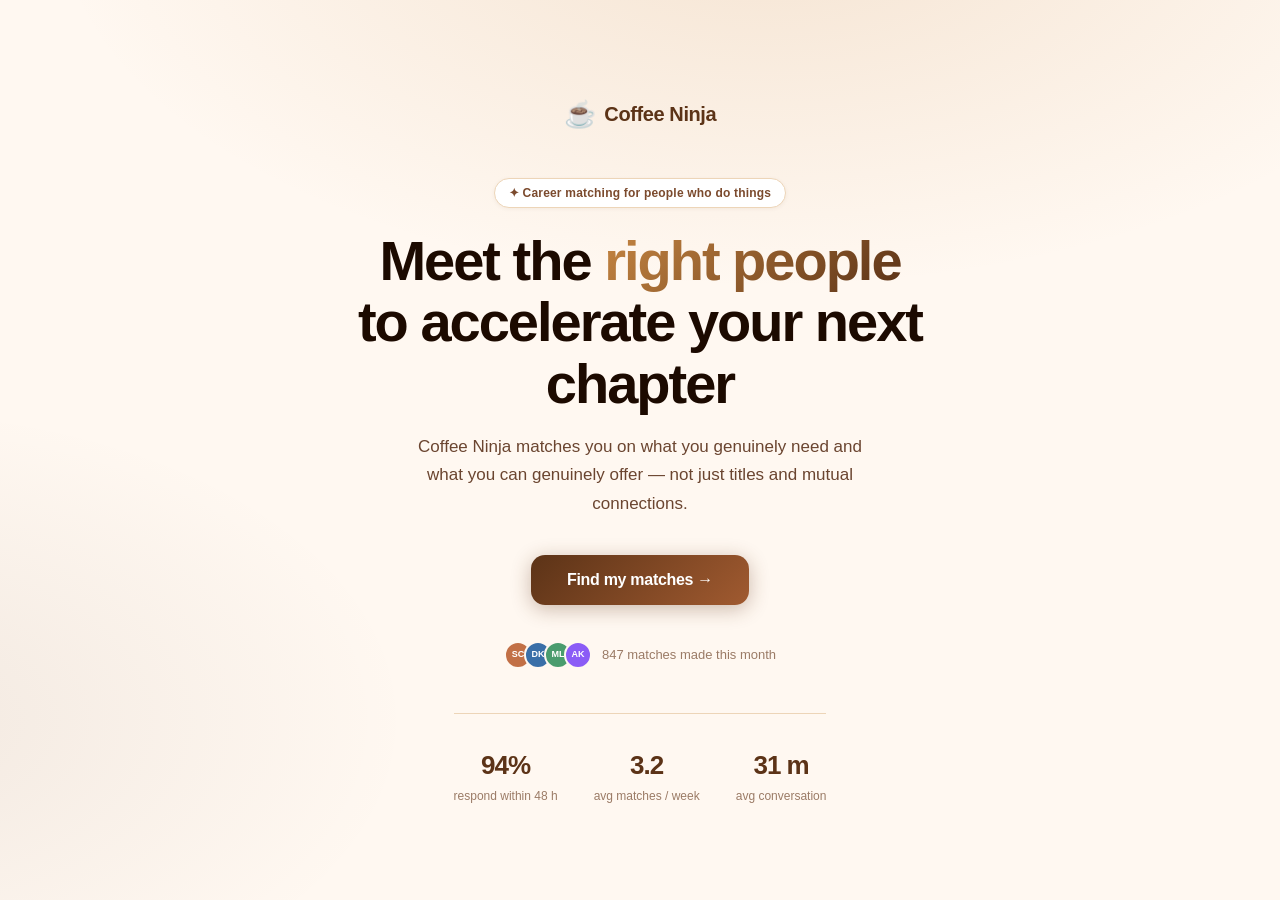
<file: Claire Demo 355pm.html>
<!DOCTYPE html>
<html lang="en">
<head>
  <meta charset="UTF-8">
  <meta name="viewport" content="width=device-width, initial-scale=1.0">
  <title>Coffee Ninja ☕</title>
  <style>
    :root {
      --espresso:      #1C0A00;
      --coffee-dark:   #5C3317;
      --coffee:        #7B4A2D;
      --latte:         #C68642;
      --latte-light:   #E8A96B;
      --cream:         #FFF8F1;
      --foam:          #FEF0E2;
      --foam-border:   #EDD5B8;
      --white:         #FFFFFF;
      --text-primary:  #1C0A00;
      --text-secondary:#6B4530;
      --text-muted:    #9B7B66;
      --success:       #1F6E3F;
      --success-bg:    #EBF5EE;
      --success-border:#A8D5B8;
      --peer:          #1D4ED8;
      --peer-bg:       #EEF4FF;
      --peer-border:   #BFDBFE;
      --border:        #E8D4C0;
      --shadow:        0 2px 16px rgba(92,51,23,0.08);
      --shadow-hover:  0 8px 32px rgba(92,51,23,0.16);
    }

    *, *::before, *::after { margin:0; padding:0; box-sizing:border-box; }

    body {
      font-family: -apple-system, BlinkMacSystemFont, 'Segoe UI', 'Helvetica Neue', Arial, sans-serif;
      background: var(--cream);
      color: var(--text-primary);
      min-height: 100vh;
      line-height: 1.5;
      -webkit-font-smoothing: antialiased;
    }

    .screen { animation: screenIn .35s cubic-bezier(.4,0,.2,1); }
    @keyframes screenIn {
      from { opacity:0; transform:translateY(14px); }
      to   { opacity:1; transform:translateY(0); }
    }

    /* ════════════════════════════════════════════════════
       WELCOME
    ════════════════════════════════════════════════════ */
    .welcome {
      display:flex; flex-direction:column; align-items:center;
      justify-content:center; min-height:100vh; padding:48px 24px;
      text-align:center;
      background: radial-gradient(ellipse 80% 60% at 60% -10%, rgba(198,134,66,.18) 0%, transparent 70%),
                  radial-gradient(ellipse 60% 50% at -10% 80%, rgba(92,51,23,.08) 0%, transparent 70%),
                  var(--cream);
    }
    .logo { display:flex; align-items:center; gap:9px; margin-bottom:44px; font-size:20px; font-weight:800; color:var(--coffee-dark); letter-spacing:-.4px; }
    .logo-cup { font-size:26px; }
    .welcome-badge { display:inline-flex; align-items:center; gap:6px; background:var(--white); border:1px solid var(--foam-border); border-radius:100px; padding:5px 14px; font-size:12px; font-weight:600; color:var(--coffee); margin-bottom:22px; box-shadow:0 1px 4px rgba(92,51,23,.06); letter-spacing:.2px; }
    .welcome-title { font-size:clamp(34px,6vw,56px); font-weight:900; color:var(--espresso); line-height:1.1; letter-spacing:-2px; margin-bottom:18px; max-width:580px; }
    .welcome-title em { font-style:normal; background:linear-gradient(135deg,#C68642,#5C3317); -webkit-background-clip:text; -webkit-text-fill-color:transparent; background-clip:text; }
    .welcome-sub { font-size:17px; color:var(--text-secondary); max-width:460px; margin-bottom:36px; line-height:1.7; }
    .btn-primary { display:inline-flex; align-items:center; gap:8px; background:linear-gradient(135deg,var(--coffee-dark) 0%,#A05A30 100%); color:white; border:none; border-radius:14px; padding:16px 36px; font-size:16px; font-weight:700; cursor:pointer; transition:all .2s; box-shadow:0 4px 20px rgba(92,51,23,.32); letter-spacing:-.3px; }
    .btn-primary:hover { transform:translateY(-2px); box-shadow:0 8px 28px rgba(92,51,23,.42); }
    .social-proof { display:flex; align-items:center; gap:10px; margin-top:36px; font-size:13px; color:var(--text-muted); }
    .avatars { display:flex; }
    .mini-av { width:28px; height:28px; border-radius:50%; border:2.5px solid var(--cream); display:flex; align-items:center; justify-content:center; font-size:9px; font-weight:800; color:white; margin-left:-8px; }
    .mini-av:first-child { margin-left:0; }
    .welcome-stats { display:flex; gap:36px; margin-top:44px; padding-top:32px; border-top:1px solid var(--foam-border); }
    .stat { text-align:center; }
    .stat-n { font-size:26px; font-weight:900; color:var(--coffee-dark); letter-spacing:-1px; }
    .stat-l { font-size:12px; color:var(--text-muted); margin-top:2px; }

    /* ════════════════════════════════════════════════════
       ONBOARDING
    ════════════════════════════════════════════════════ */
    .onboarding { max-width:540px; margin:0 auto; padding:28px 22px 80px; }
    .ob-top { display:flex; align-items:center; justify-content:space-between; margin-bottom:28px; }
    .ob-logo { font-size:15px; font-weight:800; color:var(--coffee-dark); display:flex; align-items:center; gap:7px; }
    .ob-step-count { font-size:13px; color:var(--text-muted); font-weight:500; }
    .progress-track { height:3px; background:var(--foam-border); border-radius:2px; margin-bottom:36px; overflow:hidden; }
    .progress-fill { height:100%; background:linear-gradient(90deg,var(--coffee-dark),var(--latte)); border-radius:2px; transition:width .45s cubic-bezier(.4,0,.2,1); }
    .step-pill { display:inline-flex; align-items:center; gap:5px; background:var(--foam); border:1px solid var(--foam-border); border-radius:100px; padding:4px 12px; font-size:11px; font-weight:700; color:var(--coffee); letter-spacing:.5px; text-transform:uppercase; margin-bottom:10px; }
    .step-title { font-size:clamp(22px,4.5vw,30px); font-weight:900; color:var(--espresso); letter-spacing:-1px; margin-bottom:6px; line-height:1.2; }
    .step-sub { font-size:14px; color:var(--text-secondary); margin-bottom:26px; line-height:1.6; }
    .field-group { margin-bottom:18px; }
    .field-label { display:block; font-size:12px; font-weight:700; color:var(--text-secondary); text-transform:uppercase; letter-spacing:.5px; margin-bottom:7px; }
    .field-input, .field-textarea { width:100%; padding:13px 15px; border:1.5px solid var(--border); border-radius:12px; font-size:15px; color:var(--text-primary); background:var(--white); font-family:inherit; outline:none; transition:all .18s; }
    .field-input:focus, .field-textarea:focus { border-color:var(--latte); box-shadow:0 0 0 3px rgba(198,134,66,.14); }
    .field-input::placeholder, .field-textarea::placeholder { color:var(--text-muted); }
    .field-textarea { resize:none; min-height:86px; }
    .role-grid { display:grid; grid-template-columns:1fr 1fr; gap:9px; margin-bottom:4px; }
    .role-tile { padding:13px 14px; border:1.5px solid var(--border); border-radius:13px; cursor:pointer; background:var(--white); transition:all .18s; text-align:left; }
    .role-tile:hover:not(.sel) { border-color:var(--latte); background:var(--foam); }
    .role-tile.sel { border-color:var(--coffee-dark); background:var(--foam); }
    .tile-em { font-size:20px; display:block; margin-bottom:5px; }
    .tile-label { font-size:13px; font-weight:700; color:var(--text-primary); display:block; }
    .tile-sub { font-size:11px; color:var(--text-muted); display:block; margin-top:2px; }
    .chips { display:flex; flex-wrap:wrap; gap:8px; margin-bottom:10px; }
    .chip { display:inline-flex; align-items:center; gap:6px; padding:9px 15px; border:1.5px solid var(--border); border-radius:100px; font-size:13px; font-weight:500; cursor:pointer; background:var(--white); color:var(--text-secondary); transition:all .18s; user-select:none; }
    .chip:hover:not(.sel) { border-color:var(--latte); color:var(--coffee); }
    .chip.sel { background:var(--coffee-dark); border-color:var(--coffee-dark); color:white; }
    .chips-hint { font-size:12px; color:var(--text-muted); }
    .exp-row { display:flex; gap:8px; margin-bottom:4px; }
    .exp-tile { flex:1; padding:11px 6px; border:1.5px solid var(--border); border-radius:11px; text-align:center; cursor:pointer; background:var(--white); transition:all .18s; }
    .exp-tile:hover:not(.sel) { border-color:var(--latte); }
    .exp-tile.sel { border-color:var(--coffee-dark); background:var(--foam); }
    .exp-n { font-size:15px; font-weight:800; color:var(--espresso); display:block; }
    .exp-l { font-size:10px; color:var(--text-muted); display:block; margin-top:2px; }
    .step-nav { display:flex; justify-content:space-between; align-items:center; margin-top:28px; }
    .btn-back { padding:12px 20px; border:1.5px solid var(--border); border-radius:11px; font-size:14px; font-weight:600; color:var(--text-muted); background:var(--white); cursor:pointer; transition:all .18s; }
    .btn-back:hover { border-color:var(--coffee); color:var(--coffee); }
    .btn-next { display:inline-flex; align-items:center; gap:7px; padding:13px 28px; background:linear-gradient(135deg,var(--coffee-dark),#A05A30); border:none; border-radius:11px; font-size:14px; font-weight:700; color:white; cursor:pointer; transition:all .2s; }
    .btn-next:hover { transform:translateY(-1px); box-shadow:0 4px 14px rgba(92,51,23,.3); }
    .btn-next:disabled { opacity:.35; cursor:not-allowed; transform:none; box-shadow:none; }

    /* ════════════════════════════════════════════════════
       MATCHING
    ════════════════════════════════════════════════════ */
    .matching { display:flex; flex-direction:column; align-items:center; justify-content:center; min-height:100vh; padding:40px 24px; text-align:center; background:radial-gradient(ellipse 70% 55% at 50% 30%,rgba(198,134,66,.14) 0%,transparent 65%),var(--cream); }
    .brew-wrap { position:relative; margin-bottom:32px; }
    .brew-ring { width:90px; height:90px; border-radius:50%; border:3px solid var(--foam-border); border-top-color:var(--coffee); animation:spin 1s linear infinite; }
    .brew-cup { position:absolute; top:50%; left:50%; transform:translate(-50%,-50%); font-size:34px; animation:floatBrew 2s ease-in-out infinite; }
    @keyframes spin { to { transform:rotate(360deg); } }
    @keyframes floatBrew { 0%,100% { transform:translate(-50%,-50%) scale(1); } 50% { transform:translate(-50%,-52%) scale(1.08); } }
    .matching-title { font-size:24px; font-weight:800; color:var(--espresso); letter-spacing:-.6px; margin-bottom:24px; }
    .matching-steps { list-style:none; }
    .matching-steps li { font-size:14px; color:var(--text-muted); padding:5px 0; transition:all .3s; }
    .matching-steps li.active { color:var(--coffee); font-weight:700; }
    .matching-steps li.done  { color:var(--success); }

    /* ════════════════════════════════════════════════════
       MATCHES
    ════════════════════════════════════════════════════ */
    .matches-wrap { max-width:640px; margin:0 auto; padding:28px 18px 64px; }
    .matches-logo { display:flex; align-items:center; gap:7px; font-size:15px; font-weight:800; color:var(--coffee-dark); margin-bottom:22px; }
    .found-pill { display:inline-flex; align-items:center; gap:7px; background:var(--success-bg); border:1px solid var(--success-border); border-radius:100px; padding:5px 14px; font-size:12px; font-weight:700; color:var(--success); margin-bottom:11px; }
    .matches-title { font-size:clamp(22px,4.5vw,30px); font-weight:900; color:var(--espresso); letter-spacing:-1px; margin-bottom:5px; line-height:1.2; }
    .matches-sub { font-size:14px; color:var(--text-secondary); margin-bottom:22px; }
    .your-profile { display:flex; gap:13px; align-items:flex-start; background:var(--foam); border:1px solid var(--foam-border); border-radius:14px; padding:15px 16px; margin-bottom:22px; }
    .you-av { width:42px; height:42px; border-radius:50%; background:linear-gradient(135deg,var(--coffee-dark),var(--coffee)); display:flex; align-items:center; justify-content:center; font-size:14px; font-weight:800; color:white; flex-shrink:0; }
    .you-name { font-size:14px; font-weight:700; color:var(--espresso); }
    .you-role { font-size:12px; color:var(--text-muted); margin-top:2px; }
    .you-tags { display:flex; flex-wrap:wrap; gap:5px; margin-top:8px; }
    .you-tag { font-size:11px; font-weight:500; background:var(--white); border:1px solid var(--border); border-radius:100px; padding:2px 9px; color:var(--text-secondary); }

    /* ── MATCH CARD ─────────────────────────────── */
    .match-card { background:var(--white); border:1px solid var(--border); border-radius:20px; margin-bottom:18px; overflow:hidden; box-shadow:var(--shadow); transition:box-shadow .2s; }
    .match-card:hover { box-shadow:var(--shadow-hover); }
    .card-head { display:flex; gap:13px; align-items:flex-start; padding:18px 18px 15px; border-bottom:1px solid var(--foam-border); }
    .match-av { width:50px; height:50px; border-radius:50%; display:flex; align-items:center; justify-content:center; font-size:16px; font-weight:800; color:white; flex-shrink:0; }
    .card-meta { flex:1; min-width:0; }
    .card-name { font-size:16px; font-weight:800; color:var(--espresso); letter-spacing:-.3px; }
    .card-headline { font-size:13px; color:var(--text-secondary); margin-top:2px; }
    .card-co { font-weight:700; color:var(--coffee); }
    .card-bg { font-size:12px; color:var(--text-muted); margin-top:3px; line-height:1.4; }
    .card-score { font-size:12px; color:var(--latte); font-weight:700; margin-top:5px; }
    .type-badge { flex-shrink:0; font-size:10px; font-weight:800; padding:4px 10px; border-radius:100px; text-transform:uppercase; letter-spacing:.5px; white-space:nowrap; }
    .badge-mutual { background:#FFF3E0; color:#BF4D00; border:1px solid #FFD09E; }
    .badge-give   { background:var(--success-bg); color:var(--success); border:1px solid var(--success-border); }
    .badge-peer   { background:var(--peer-bg); color:var(--peer); border:1px solid var(--peer-border); }
    .card-section { padding:16px 18px; border-bottom:1px solid var(--foam-border); }
    .section-lbl { font-size:10px; font-weight:800; text-transform:uppercase; letter-spacing:1px; color:var(--text-muted); margin-bottom:12px; }
    .exchange { display:grid; grid-template-columns:1fr 1fr; gap:8px; }
    .ex-cell { border-radius:12px; padding:12px 13px; background:var(--foam); }
    .ex-cell.you  { border-left:3px solid var(--latte-light); }
    .ex-cell.them { border-left:3px solid var(--coffee-dark); }
    .ex-dir { font-size:10px; font-weight:800; text-transform:uppercase; letter-spacing:.5px; margin-bottom:5px; }
    .ex-dir.you  { color:#A06020; }
    .ex-dir.them { color:var(--coffee-dark); }
    .ex-text { font-size:13px; color:var(--text-primary); line-height:1.45; }
    .why-box { margin-top:11px; padding:12px 13px; background:#FFFAF2; border-radius:11px; border-left:3px solid var(--latte); }
    .why-text { font-size:13px; color:var(--text-secondary); line-height:1.6; }
    .prompt-list { display:flex; flex-direction:column; gap:9px; }
    .prompt-item { display:flex; gap:10px; align-items:flex-start; background:var(--foam); border-radius:12px; padding:12px 13px; }
    .prompt-ico { font-size:15px; flex-shrink:0; margin-top:1px; }
    .prompt-txt { font-size:13px; color:var(--text-secondary); line-height:1.55; font-style:italic; }
    .card-action { padding:15px 18px; }
    .btn-interested { width:100%; display:flex; align-items:center; justify-content:center; gap:8px; padding:14px; background:linear-gradient(135deg,var(--coffee-dark) 0%,#A05A30 100%); border:none; border-radius:13px; font-size:15px; font-weight:700; color:white; cursor:pointer; transition:all .2s; letter-spacing:-.2px; font-family:inherit; }
    .btn-interested:hover { transform:translateY(-1px); box-shadow:0 6px 22px rgba(92,51,23,.32); }

    /* ── CARD CHAT STATES ─────────────────────── */
    .card-chat-active { display:flex; gap:10px; align-items:center; background:var(--foam); border:1px solid var(--foam-border); border-radius:13px; padding:13px 15px; }
    .card-chat-confirmed { display:flex; gap:10px; align-items:center; background:var(--success-bg); border:1px solid var(--success-border); border-radius:13px; padding:13px 15px; }
    .cca-dot { width:9px; height:9px; border-radius:50%; background:#22C55E; flex-shrink:0; animation:pulseGreen 2s ease-in-out infinite; }
    @keyframes pulseGreen { 0%,100% { opacity:.7; transform:scale(1); } 50% { opacity:1; transform:scale(1.25); } }
    .cca-info { flex:1; min-width:0; }
    .cca-title { font-size:13px; font-weight:700; color:var(--espresso); }
    .cca-sub { font-size:12px; color:var(--text-muted); margin-top:2px; }
    .ccf-check { font-size:18px; color:var(--success); flex-shrink:0; }
    .ccf-title { font-size:13px; font-weight:700; color:var(--success); }
    .ccf-detail { font-size:12px; color:#3D6B50; margin-top:2px; }
    .btn-open-chat { flex-shrink:0; padding:8px 14px; border:1.5px solid var(--border); border-radius:9px; font-size:12px; font-weight:700; cursor:pointer; background:white; color:var(--coffee-dark); transition:all .18s; font-family:inherit; }
    .btn-open-chat:hover { background:var(--foam); border-color:var(--coffee); }

    /* Footer stats */
    .match-footer { display:flex; gap:1px; background:var(--border); border:1px solid var(--border); border-radius:16px; overflow:hidden; margin-top:24px; }
    .mf-stat { flex:1; text-align:center; padding:16px 8px; background:var(--foam); }
    .mf-n { font-size:22px; font-weight:900; color:var(--espresso); letter-spacing:-.5px; }
    .mf-l { font-size:11px; color:var(--text-muted); margin-top:2px; line-height:1.3; }

    /* ════════════════════════════════════════════════════
       CHAT OVERLAY
    ════════════════════════════════════════════════════ */
    .chat-overlay {
      position:fixed; inset:0; z-index:200;
      display:flex; flex-direction:column;
      background:var(--cream);
    }
    .chat-overlay.slide-in  { animation:chatSlideIn  .32s cubic-bezier(.4,0,.2,1) both; }
    .chat-overlay.slide-out { animation:chatSlideOut .26s cubic-bezier(.4,0,.2,1) both; }
    @keyframes chatSlideIn  { from { transform:translateY(100%); opacity:0; } to { transform:translateY(0); opacity:1; } }
    @keyframes chatSlideOut { from { transform:translateY(0);    opacity:1; } to { transform:translateY(100%); opacity:0; } }

    /* Header */
    .chat-hdr {
      display:flex; align-items:center; gap:11px;
      padding:13px 16px; border-bottom:1px solid var(--foam-border);
      background:var(--white); flex-shrink:0;
    }
    .chat-back { width:34px; height:34px; border-radius:50%; border:1.5px solid var(--border); background:var(--white); cursor:pointer; display:flex; align-items:center; justify-content:center; font-size:16px; color:var(--text-secondary); flex-shrink:0; transition:all .18s; }
    .chat-back:hover { background:var(--foam); border-color:var(--coffee); }
    .chat-hdr-av { width:38px; height:38px; border-radius:50%; display:flex; align-items:center; justify-content:center; font-size:13px; font-weight:800; color:white; flex-shrink:0; }
    .chat-hdr-info { flex:1; min-width:0; }
    .chat-hdr-name { font-size:15px; font-weight:800; color:var(--espresso); }
    .chat-hdr-sub { font-size:12px; color:var(--text-muted); margin-top:1px; }
    .status-dot { display:inline-block; width:7px; height:7px; border-radius:50%; background:#22C55E; margin-right:5px; vertical-align:middle; }

    /* Context banner */
    .chat-ctx {
      background:var(--foam); border-bottom:1px solid var(--foam-border);
      padding:7px 16px; font-size:12px; color:var(--text-muted);
      text-align:center; flex-shrink:0;
    }
    .chat-ctx strong { color:var(--coffee-dark); }

    /* Phase status bar */
    .chat-phase-bar {
      display:flex; align-items:center; gap:0;
      padding:0 16px; background:var(--white);
      border-bottom:1px solid var(--foam-border);
      overflow-x:auto; flex-shrink:0;
      scrollbar-width:none;
    }
    .chat-phase-bar::-webkit-scrollbar { display:none; }
    .phase-step {
      display:flex; align-items:center; gap:0;
      font-size:10px; font-weight:600; color:var(--text-muted);
      padding:8px 0; white-space:nowrap;
      flex-shrink:0;
    }
    .phase-step.done  { color:var(--success); }
    .phase-step.active { color:var(--coffee-dark); font-weight:800; }
    .phase-arrow { margin:0 6px; font-size:10px; color:var(--foam-border); }

    /* Body */
    .chat-body {
      flex:1; overflow-y:auto;
      padding:18px 16px;
      display:flex; flex-direction:column; gap:10px;
      scroll-behavior:smooth;
    }

    /* Message rows */
    .msg-row { display:flex; gap:8px; align-items:flex-end; animation:msgIn .22s ease; }
    .msg-row.me  { flex-direction:row-reverse; }
    .msg-row.sys { justify-content:center; }
    @keyframes msgIn { from { opacity:0; transform:translateY(6px); } to { opacity:1; transform:translateY(0); } }

    /* Mini avatar */
    .msg-av { width:28px; height:28px; border-radius:50%; flex-shrink:0; display:flex; align-items:center; justify-content:center; font-size:9px; font-weight:800; color:white; }

    /* Bubbles */
    .bubble { max-width:78%; padding:10px 14px; font-size:14px; line-height:1.55; border-radius:18px; }
    .bubble-me   { background:var(--coffee-dark); color:white; border-bottom-right-radius:5px; }
    .bubble-them { background:var(--white); color:var(--text-primary); border:1px solid var(--border); border-bottom-left-radius:5px; }
    .bubble-sys  { background:var(--foam); color:var(--text-muted); font-size:12px; border-radius:8px; padding:7px 12px; text-align:center; max-width:90%; }
    .bts { font-size:10px; opacity:.55; display:block; margin-top:4px; }
    .bubble-me   .bts { color:rgba(255,255,255,.65); text-align:right; }
    .bubble-them .bts { color:var(--text-muted); }

    /* Typing */
    .typing-ind { display:flex; gap:8px; align-items:flex-end; animation:msgIn .22s ease; }
    .typing-bubble { display:flex; gap:4px; align-items:center; padding:12px 14px; background:var(--white); border:1px solid var(--border); border-radius:18px; border-bottom-left-radius:5px; }
    .t-dot { width:6px; height:6px; border-radius:50%; background:var(--text-muted); animation:tdot 1.2s infinite; }
    .t-dot:nth-child(2) { animation-delay:.15s; }
    .t-dot:nth-child(3) { animation-delay:.30s; }
    @keyframes tdot { 0%,60%,100% { transform:translateY(0); opacity:.5; } 30% { transform:translateY(-5px); opacity:1; } }

    /* Confirmed card in chat */
    .conf-card {
      background:linear-gradient(135deg,var(--coffee-dark) 0%,#A05A30 100%);
      border-radius:18px; padding:20px; color:white;
      animation:msgIn .35s ease; margin:4px 0;
    }
    .conf-badge2 { font-size:10px; font-weight:800; background:rgba(255,255,255,.2); border-radius:100px; padding:3px 10px; display:inline-block; margin-bottom:10px; letter-spacing:.5px; text-transform:uppercase; }
    .conf-title2 { font-size:18px; font-weight:900; margin-bottom:14px; letter-spacing:-.4px; }
    .conf-rows { display:flex; flex-direction:column; gap:8px; }
    .conf-row2 { display:flex; align-items:center; gap:10px; font-size:13px; opacity:.92; }
    .conf-row2 strong { opacity:1; font-weight:700; }
    .conf-prep2 { margin-top:14px; padding-top:12px; border-top:1px solid rgba(255,255,255,.2); font-size:12px; opacity:.75; line-height:1.6; }
    .conf-actions { display:flex; gap:8px; margin-top:14px; }
    .conf-btn { flex:1; padding:10px; border-radius:10px; font-size:13px; font-weight:700; cursor:pointer; font-family:inherit; transition:all .18s; border:none; }
    .conf-btn-primary { background:rgba(255,255,255,.22); color:white; }
    .conf-btn-primary:hover { background:rgba(255,255,255,.32); }

    /* Mode select card */
    .mode-card { background:var(--white); border:1px solid var(--border); border-radius:14px; padding:14px 16px; animation:msgIn .25s ease; }
    .mode-card-title { font-size:13px; font-weight:700; color:var(--espresso); margin-bottom:10px; }
    .mode-options { display:flex; gap:8px; }
    .mode-opt { flex:1; padding:12px 10px; border:1.5px solid var(--border); border-radius:11px; text-align:center; cursor:pointer; background:var(--foam); transition:all .18s; font-family:inherit; }
    .mode-opt:hover { border-color:var(--coffee); }
    .mode-opt-em { font-size:22px; display:block; margin-bottom:4px; }
    .mode-opt-lbl { font-size:12px; font-weight:700; color:var(--espresso); display:block; }
    .mode-opt-sub { font-size:10px; color:var(--text-muted); display:block; margin-top:2px; }

    /* Footer */
    .chat-ftr { border-top:1px solid var(--foam-border); background:var(--white); padding:10px 14px 16px; flex-shrink:0; }
    .qr-strip { display:flex; gap:7px; overflow-x:auto; padding-bottom:8px; scrollbar-width:none; -ms-overflow-style:none; }
    .qr-strip::-webkit-scrollbar { display:none; }
    .qr-btn { flex-shrink:0; padding:8px 15px; border:1.5px solid var(--border); border-radius:100px; font-size:13px; font-weight:600; color:var(--text-secondary); background:var(--white); cursor:pointer; white-space:nowrap; transition:all .18s; font-family:inherit; }
    .qr-btn:hover { border-color:var(--coffee-dark); color:var(--coffee-dark); background:var(--foam); }
    .input-row { display:flex; gap:9px; align-items:center; margin-top:8px; }
    .chat-input { flex:1; padding:11px 15px; border:1.5px solid var(--border); border-radius:100px; font-size:14px; color:var(--text-primary); background:var(--foam); outline:none; font-family:inherit; transition:all .18s; }
    .chat-input:focus { border-color:var(--latte); background:var(--white); box-shadow:0 0 0 3px rgba(198,134,66,.12); }
    .chat-input::placeholder { color:var(--text-muted); }
    .chat-input:disabled { opacity:.5; }
    .send-btn { width:40px; height:40px; border-radius:50%; background:var(--coffee-dark); border:none; color:white; font-size:18px; cursor:pointer; display:flex; align-items:center; justify-content:center; flex-shrink:0; transition:all .2s; }
    .send-btn:hover { transform:scale(1.08); background:var(--coffee); }
    .send-btn:disabled { opacity:.4; cursor:not-allowed; transform:none; }

    /* ── MOBILE ─────────────────────────────────── */
    @media (max-width:480px) {
      .exchange { grid-template-columns:1fr; }
      .welcome-stats { gap:20px; }
      .exp-row { flex-wrap:wrap; }
      .exp-tile { min-width:calc(33% - 6px); }
      .mode-options { flex-direction:column; }
    }
  </style>
</head>
<body>
<div id="app"></div>

<script>
/* ════════════════════════════════════════════════════
   STATE
════════════════════════════════════════════════════ */
const S = {
  screen: 'welcome',
  step: 0,
  form: { name:'', role:'', roleQuick:'', needs:[], offers:[], exp:'', proud:'' },
  interested: {},
  chatOpen: null,
  chats: {},
};

/* ════════════════════════════════════════════════════
   MOCK DATA
════════════════════════════════════════════════════ */
const NEEDS = [
  { id:'pm',     em:'🚀', label:'Break into Product Management' },
  { id:'ai',     em:'🤖', label:'AI / ML product thinking' },
  { id:'leap',   em:'🏃', label:'Consulting → startup / tech leap' },
  { id:'growth', em:'📈', label:'Growth & GTM strategy' },
  { id:'zero',   em:'⚡', label:'Building 0→1 products' },
  { id:'exec',   em:'🏛️', label:'Executive / leadership track' },
];

const OFFERS = [
  { id:'consulting', em:'📐', label:'Structured problem solving' },
  { id:'data',       em:'📊', label:'Data analysis & storytelling' },
  { id:'stk',        em:'🤝', label:'Executive stakeholder management' },
  { id:'eng',        em:'⚙️', label:'Engineering / technical depth' },
  { id:'gplay',      em:'🗺️', label:'Growth playbooks & metrics' },
  { id:'domain',     em:'🏥', label:'Domain expertise (healthcare, finance…)' },
];

const MATCHES = [
  {
    id:'sarah', name:'Sarah Chen', headline:'AI Product Manager', company:'Figma',
    location:'San Francisco, CA', bg:'Ex-McKinsey · 3y consulting → PM · Now AI PM',
    av:'SC', avColor:'#C27046', type:'mutual', typeLbl:'⭐ Mutual Exchange', score:97,
    youWant:'Break into AI Product Management — specifically the consulting-to-PM leap',
    theyDid:'Made this exact transition: McKinsey → early-stage PM → AI PM at Figma (2022)',
    theyWant:'Growth strategy & user-segmentation frameworks for Figma\'s PLG expansion',
    youHave:'Consulting rigour + data storytelling — the structured thinking she now lacks on her growth team',
    why:'She was in your exact seat 3 years ago. She knows which parts of consulting transfer and which don\'t. In return, she genuinely needs your perspective: she\'s rethinking user segmentation for Figma\'s SMB motion and wants a fresh, frameworks-driven outside view.',
    prompts:[
      { em:'🔍', txt:'"What was the hardest part of the first 90 days as a PM — and what would you tell yourself before you started?"' },
      { em:'🎯', txt:'"How did you reframe your McKinsey experience when pitching to startup PMs who\'d never seen a consulting résumé?"' },
    ],
  },
  {
    id:'david', name:'David Kim', headline:'VP of Product', company:'Krea AI',
    location:'New York, NY', bg:'7y in product · Built 3 AI products 0→1 · Series B',
    av:'DK', avColor:'#3A6FA8', type:'give', typeLbl:'🌱 Give-First', score:91,
    youWant:'Understand how to think about AI products from first principles before switching',
    theyDid:'Built 3 AI products from 0→1; currently scaling Krea AI from 0 to 500K users',
    theyWant:'Sharp "outside" thinkers — finds consulting mindsets surface blind spots early PMs miss',
    youHave:'Structured problem-solving + executive stakeholder experience (rare at early-stage)',
    why:'David mentors 2–3 people per quarter by choice. He specifically looks for people with structured thinking from non-PM backgrounds — he believes they avoid the most common 0→1 traps. Your consulting background is exactly his target profile.',
    prompts:[
      { em:'🤖', txt:'"What\'s the single biggest mistake new PMs make when approaching AI products for the first time?"' },
      { em:'📐', txt:'"How do you decide what to build when both user needs and model capabilities are evolving faster than your roadmap?"' },
    ],
  },
  {
    id:'mei', name:'Mei Lin', headline:'Incoming PM · Notion', company:'Notion (starting June)',
    location:'Chicago, IL', bg:'3y Deloitte · Just accepted PM offer · Starts in 6 weeks',
    av:'ML', avColor:'#4A9C6E', type:'peer', typeLbl:'🤜 Peer Match', score:84,
    youWant:'Hear from someone who just made the leap — what actually worked in PM interviews',
    theyDid:'Landed Notion PM offer after 4 months of prep; finished her last day at Deloitte last week',
    theyWant:'Swap notes with peers still in the process — share what worked, compare frameworks',
    youHave:'BCG analytical toolkit + likely ahead on some frameworks she\'d love to compare notes on',
    why:'She just did what you\'re about to do. Not a mentor or manager — someone two steps ahead who will tell you what actually mattered and what was a total waste of time. These peer conversations are often the most honest ones.',
    prompts:[
      { em:'💼', txt:'"What do you wish you\'d known about PM interviews before you started prepping — the thing no one tells you?"' },
      { em:'⏱️', txt:'"What was your actual prep timeline and where did you put most of your energy?"' },
    ],
  },
];

/* ════════════════════════════════════════════════════
   CHAT SCRIPTS (per match)
   Each entry defines scripted replies keyed by phase.
   reply fn receives chat state (cs) and can personalise text.
════════════════════════════════════════════════════ */
const SCRIPTS = {
  sarah: {
    intro: (nm) => `Hi Sarah — I'm ${nm||'a BCG consultant'} and I'm seriously exploring the move to AI Product. Your path from McKinsey to Figma PM is exactly the story I'm trying to understand. Would love to hear what actually mattered — happy to return the favour on the growth strategy side too. — via Coffee Ninja`,
    phases: {
      warm_intro_sent: {
        delay:2200,
        text:"Hey! Thanks for the thoughtful intro — appreciate the specifics. I'm definitely open to this. The consulting → PM path is something I get asked about a lot, but I'm genuinely curious about your take on user research at scale. When are you generally free?",
        next:'reply_received',
        qrs:[
          { id:'tw',   label:'This week ✓',    msg:'This week works — mornings or late afternoons are best for me.',  set:{avail:'this week'} },
          { id:'nw',   label:'Next week',       msg:'Next week actually works a bit better.',                           set:{avail:'next week'} },
          { id:'flex', label:'Pretty flexible', msg:"I'm pretty flexible — happy to work around your schedule.",       set:{avail:'flexible'}  },
        ],
      },
      reply_received: {
        delay:1600,
        text:(cs)=>`${cs.avail==='this week'?'This week works on my end too.':(cs.avail==='next week'?'Next week is easier for me too actually.':'Good — flexibility helps.')} Are you in SF by any chance? Happy to grab coffee, or a Zoom call works just as well.`,
        next:'mode_prompt',
        qrs:[
          { id:'ip',  label:'☕ Meet in SF',   msg:"I'm in SF — would love to meet in person!", set:{mode:'inperson'} },
          { id:'onl', label:'📹 Online works', msg:"Online works great — happy to hop on Zoom.", set:{mode:'online'}   },
        ],
      },
      mode_prompt_inperson: {
        delay:1400,
        text:"Love it. Sightglass in SoMa is my go-to for these conversations — good corners, not too loud. Equator at the Ferry Building is another great option. You have a preference?",
        next:'venue_prompt',
        qrs:[
          { id:'v1', label:'Sightglass, SoMa',    msg:'Sightglass sounds perfect.',      set:{venue:'Sightglass Coffee, SoMa'} },
          { id:'v2', label:'Equator, Ferry Bldg',  msg:'Equator at the Ferry Building!',  set:{venue:'Equator Coffees, Ferry Building'} },
          { id:'v3', label:'You pick!',             msg:"Happy with either — you choose!", set:{venue:'Sightglass Coffee, SoMa'} },
        ],
      },
      mode_prompt_online: {
        delay:1400,
        text:"Perfect. I'll drop a Google Meet link once we lock in a time. Does Thursday at 4pm PST work, or is Tuesday 10am better?",
        next:'time_prompt',
        qrs:[
          { id:'t1', label:'Thursday 4pm PST',   msg:"Thursday 4pm PST works great!",         set:{time:'Thu · 4pm PST', venue:'Google Meet'} },
          { id:'t2', label:'Tuesday 10am PST',   msg:"Tuesday 10am PST is better for me.",    set:{time:'Tue · 10am PST',venue:'Google Meet'} },
        ],
      },
      venue_prompt: {
        delay:1200,
        text:(cs)=>`${cs.venue} it is. Does Tuesday morning work — say 10am? Or I can do Thursday after 4.`,
        next:'time_prompt',
        qrs:[
          { id:'t1', label:'Tuesday 10am ✓',  msg:'Tuesday 10am is perfect!', set:{time:'Tue · 10am'} },
          { id:'t2', label:'Thursday 4pm',    msg:'Thursday 4pm works better for me.', set:{time:'Thu · 4pm'} },
        ],
      },
      time_prompt: {
        delay:1100,
        text:(cs)=>cs.mode==='inperson'
          ?`Locked. ${cs.time} at ${cs.venue} — I'll be the one with a notebook and too many tabs open ☕`
          :`${cs.time} it is — I'll drop the Google Meet link the morning of. Looking forward to it ☕`,
        next:'confirmed',
        qrs:[],
      },
    },
  },

  david: {
    intro: (nm) => `Hi David — I'm ${nm||'a BCG consultant'} exploring the move into AI Product. Your 0→1 experience at Krea caught my attention. Would love 30 minutes to hear how you think about building AI products from scratch — especially the parts no one writes about. — via Coffee Ninja`,
    phases: {
      warm_intro_sent: {
        delay:2400,
        text:"Hey — appreciate you being specific. Quick question before we schedule: what's your current mental model of what a PM actually does day-to-day? Genuinely curious where you're starting from. What timezone are you in?",
        next:'reply_received',
        qrs:[
          { id:'est', label:'EST · New York',   msg:"I'm in EST — based in New York.", set:{avail:'EST'} },
          { id:'pst', label:'PST · West Coast', msg:"I'm in PST — based on the West Coast.", set:{avail:'PST'} },
          { id:'cet', label:'CET · Europe',     msg:"I'm in CET — Europe-based.", set:{avail:'CET'} },
        ],
      },
      reply_received: {
        delay:1500,
        text:(cs)=>`Good. ${cs.avail==='CET'?'Slight timezone overlap but doable.':'Easy overlap.'} I do these as focused 30-min calls — no fluff. Google Meet or Zoom?`,
        next:'mode_prompt',
        qrs:[
          { id:'gm', label:'📹 Google Meet', msg:"Google Meet works great.", set:{mode:'online',venue:'Google Meet'} },
          { id:'zm', label:'📹 Zoom',        msg:"Zoom works for me.",       set:{mode:'online',venue:'Zoom'} },
        ],
      },
      mode_prompt: {
        delay:1300,
        text:"Next week I have Monday 11am and Wednesday 2pm EST open. Which works?",
        next:'time_prompt',
        qrs:[
          { id:'t1', label:'Monday 11am EST',   msg:"Monday 11am EST works perfectly.", set:{time:'Mon · 11am EST'} },
          { id:'t2', label:'Wednesday 2pm EST', msg:"Wednesday 2pm EST is better.",     set:{time:'Wed · 2pm EST'} },
        ],
      },
      time_prompt: {
        delay:1000,
        text:(cs)=>`${cs.time} on ${cs.venue||'Google Meet'}. I'll send the link. Come with a specific question — we'll get more done. See you then.`,
        next:'confirmed',
        qrs:[],
      },
    },
  },

  mei: {
    intro: (nm) => `Hi Mei — I'm ${nm||'at BCG'} and just starting to prep for PM roles. Saw you just landed at Notion — congrats! Would love to swap notes on the process and what actually worked. — via Coffee Ninja`,
    phases: {
      warm_intro_sent: {
        delay:1900,
        text:"oh hey!! 👋 congrats on taking the plunge. i literally just finished my last week at deloitte — i have SO many thoughts about the prep process 😅 when are you free? i'm still figuring out my new schedule but pretty open",
        next:'reply_received',
        qrs:[
          { id:'tw',   label:'This week?',      msg:"This week could work — what days are you free?", set:{avail:'this week'} },
          { id:'nw',   label:'Next week works', msg:"Next week works better for me actually.",          set:{avail:'next week'} },
          { id:'flex', label:'Super flexible',  msg:"I'm really flexible — just let me know!",          set:{avail:'flexible'}  },
        ],
      },
      reply_received: {
        delay:1600,
        text:(cs)=>`${cs.avail==='this week'?'this week works!':cs.avail==='next week'?'next week is actually easier for me too lol':'nice, same.'} are you in chicago btw? would love to grab a coffee but also totally fine to just hop on a call`,
        next:'mode_prompt',
        qrs:[
          { id:'ip',  label:"☕ I'm in Chicago!", msg:"I'm in Chicago! Would love to meet in person.", set:{mode:'inperson'} },
          { id:'onl', label:"📹 Let's do a call", msg:"Not in Chicago — let's do a call!",            set:{mode:'online'}   },
        ],
      },
      mode_prompt_inperson: {
        delay:1500,
        text:"yesss!! okay i'm still scouting spots 😅 i've heard Intelligentsia on Broadway is really good? or The Wormhole in Wicker Park if you're on that side. what works for you?",
        next:'venue_prompt',
        qrs:[
          { id:'v1', label:'Intelligentsia, Broadway',  msg:"Intelligentsia works!",     set:{venue:'Intelligentsia Coffee, Broadway'} },
          { id:'v2', label:'The Wormhole, Wicker Park', msg:"The Wormhole sounds fun!",  set:{venue:'The Wormhole Coffee, Wicker Park'} },
          { id:'v3', label:'Your call!',                msg:"You pick — I'm flexible!",  set:{venue:'Intelligentsia Coffee, Broadway'} },
        ],
      },
      mode_prompt_online: {
        delay:1400,
        text:"okay let's do it! google meet or zoom either works. i'm flexible on time — maybe next tuesday or thursday afternoon?",
        next:'time_prompt',
        qrs:[
          { id:'t1', label:'Tuesday 3pm', msg:"Tuesday 3pm works!", set:{time:'Tue · 3pm',venue:'Google Meet'} },
          { id:'t2', label:'Thursday 3pm',msg:"Thursday is better!", set:{time:'Thu · 3pm',venue:'Google Meet'} },
        ],
      },
      venue_prompt: {
        delay:1200,
        text:(cs)=>`okay cool ${cs.venue?cs.venue.split(',')[0]:'there'}! maybe this saturday afternoon? or a weekday evening if that's easier`,
        next:'time_prompt',
        qrs:[
          { id:'t1', label:'Saturday afternoon!', msg:"Saturday afternoon works perfectly!", set:{time:'Sat · afternoon'} },
          { id:'t2', label:'Weekday evening',      msg:"Weekday evening is better for me.", set:{time:'Weekday evening'} },
        ],
      },
      time_prompt: {
        delay:1000,
        text:(cs)=>cs.mode==='inperson'
          ?`perfect!! ${cs.time} at ${cs.venue?cs.venue.split(',')[0]:'the café'}. see you there ☕ (fair warning i will probably have a lot to say lol)`
          :`perfect! ${cs.time} — i'll send a google meet link. honestly so pumped for this, i feel like we have so much to compare notes on 😊`,
        next:'confirmed',
        qrs:[],
      },
    },
  },
};

/* helper: get the next phase key given current chat state */
function nextPhaseKey(mid) {
  const cs   = S.chats[mid];
  const scr  = SCRIPTS[mid];
  const ph   = cs.phase;
  // Special branching after mode selection
  if (ph === 'mode_prompt') {
    return cs.mode === 'inperson'
      ? (scr.phases['mode_prompt_inperson'] ? 'mode_prompt_inperson' : 'mode_prompt')
      : (scr.phases['mode_prompt_online']   ? 'mode_prompt_online'   : 'mode_prompt');
  }
  const cur = scr.phases[ph];
  return cur ? cur.next : null;
}

/* ════════════════════════════════════════════════════
   RENDER ENGINE
════════════════════════════════════════════════════ */
function render() {
  const views = { welcome:renderWelcome, onboarding:renderOnboarding, matching:renderMatching, matches:renderMatches };
  document.getElementById('app').innerHTML = (views[S.screen]||renderWelcome)();
  wire();
}

/* ── WELCOME ───────────────────────────────────── */
function renderWelcome() {
  return `
  <div class="screen welcome">
    <div class="logo"><span class="logo-cup">☕</span> Coffee Ninja</div>
    <div class="welcome-badge">✦ Career matching for people who do things</div>
    <h1 class="welcome-title">Meet the <em>right people</em><br>to accelerate your next chapter</h1>
    <p class="welcome-sub">Coffee Ninja matches you on what you genuinely need and what you can genuinely offer — not just titles and mutual connections.</p>
    <button class="btn-primary" data-a="start">Find my matches →</button>
    <div class="social-proof">
      <div class="avatars">
        <div class="mini-av" style="background:#C27046">SC</div>
        <div class="mini-av" style="background:#3A6FA8">DK</div>
        <div class="mini-av" style="background:#4A9C6E">ML</div>
        <div class="mini-av" style="background:#8B5CF6">AK</div>
      </div>
      <span>847 matches made this month</span>
    </div>
    <div class="welcome-stats">
      <div class="stat"><div class="stat-n">94%</div><div class="stat-l">respond within 48 h</div></div>
      <div class="stat"><div class="stat-n">3.2</div><div class="stat-l">avg matches / week</div></div>
      <div class="stat"><div class="stat-n">31 m</div><div class="stat-l">avg conversation</div></div>
    </div>
  </div>`;
}

/* ── ONBOARDING ────────────────────────────────── */
const STEPS = 4;
function renderOnboarding() {
  const pct = ((S.step+1)/STEPS)*100;
  return `
  <div class="screen onboarding">
    <div class="ob-top">
      <div class="ob-logo">☕ Coffee Ninja</div>
      <div class="ob-step-count">${S.step+1} / ${STEPS}</div>
    </div>
    <div class="progress-track"><div class="progress-fill" style="width:${pct}%"></div></div>
    ${[step0,step1,step2,step3][S.step]()}
  </div>`;
}

function step0() {
  const roles=[{id:'consultant',em:'📐',lbl:'Consultant',sub:'MBB / Big 4 / boutique'},{id:'pm',em:'🗺️',lbl:'Product Manager',sub:'Tech / startup'},{id:'engineer',em:'⚙️',lbl:'Engineer',sub:'Moving into product'},{id:'student',em:'🎓',lbl:'MBA / Grad',sub:'Career transition'}];
  const ok=S.form.name.trim()||S.form.role.trim();
  return `
  <div class="step-pill">✦ About you</div>
  <h2 class="step-title">First, who are you?</h2>
  <p class="step-sub">Just enough context so matches understand where you're coming from. This isn't your LinkedIn.</p>
  <div class="field-group"><label class="field-label">Your name</label><input class="field-input" type="text" placeholder="e.g. Alex Chen" data-field="name" value="${esc(S.form.name)}"></div>
  <div class="field-group"><label class="field-label">Current role (or "in between")</label><input class="field-input" type="text" placeholder="e.g. Strategy Consultant at BCG" data-field="role" value="${esc(S.form.role)}"></div>
  <div class="field-group"><label class="field-label">Or pick a quick type</label>
    <div class="role-grid">${roles.map(r=>`<div class="role-tile ${S.form.roleQuick===r.id?'sel':''}" data-rq="${r.id}"><span class="tile-em">${r.em}</span><span class="tile-label">${r.lbl}</span><span class="tile-sub">${r.sub}</span></div>`).join('')}</div>
  </div>
  <div class="step-nav"><div></div><button class="btn-next" data-a="next" ${ok?'':'disabled'}>Continue →</button></div>`;
}

function step1() {
  return `
  <div class="step-pill">🎯 Your needs</div>
  <h2 class="step-title">What are you trying to figure out?</h2>
  <p class="step-sub">Pick up to 3 things you genuinely need help with right now. Honesty here makes matches 10× better.</p>
  <div class="chips">${NEEDS.map(o=>`<div class="chip ${S.form.needs.includes(o.id)?'sel':''}" data-tn="${o.id}">${o.em} ${o.label}</div>`).join('')}</div>
  <p class="chips-hint">Select 1–3 that resonate most</p>
  <div class="step-nav"><button class="btn-back" data-a="back">← Back</button><button class="btn-next" data-a="next" ${S.form.needs.length?'':'disabled'}>Continue →</button></div>`;
}

function step2() {
  return `
  <div class="step-pill">💡 What you offer</div>
  <h2 class="step-title">What can you genuinely offer?</h2>
  <p class="step-sub">Good matches are two-way. What do you bring to the table — even mid-transition?</p>
  <div class="chips">${OFFERS.map(o=>`<div class="chip ${S.form.offers.includes(o.id)?'sel':''}" data-to="${o.id}">${o.em} ${o.label}</div>`).join('')}</div>
  <p class="chips-hint">Select 1–3 genuine strengths</p>
  <div class="step-nav"><button class="btn-back" data-a="back">← Back</button><button class="btn-next" data-a="next" ${S.form.offers.length?'':'disabled'}>Continue →</button></div>`;
}

function step3() {
  const exps=['0–2','2–4','4–7','7–10','10+'];
  return `
  <div class="step-pill">⚡ Quick context</div>
  <h2 class="step-title">Almost there.</h2>
  <p class="step-sub">Two quick questions so matches understand your actual situation.</p>
  <div class="field-group">
    <label class="field-label">Years of total experience</label>
    <div class="exp-row">${exps.map(e=>`<div class="exp-tile ${S.form.exp===e?'sel':''}" data-exp="${e}"><span class="exp-n">${e}</span><span class="exp-l">yrs</span></div>`).join('')}</div>
  </div>
  <div class="field-group">
    <label class="field-label">One thing you're proud of <span style="font-weight:400;text-transform:none;letter-spacing:0">(optional)</span></label>
    <textarea class="field-textarea" data-field="proud" placeholder="e.g. Led a $2B cost-reduction programme. Launched a side project with 5K users. Doesn't have to be impressive — just real.">${esc(S.form.proud)}</textarea>
  </div>
  <div class="step-nav"><button class="btn-back" data-a="back">← Back</button><button class="btn-next" data-a="go-match">☕ Find my matches →</button></div>`;
}

/* ── MATCHING ──────────────────────────────────── */
function renderMatching() {
  return `
  <div class="screen matching">
    <div class="brew-wrap"><div class="brew-ring"></div><div class="brew-cup">☕</div></div>
    <h2 class="matching-title">Brewing your matches…</h2>
    <ul class="matching-steps">
      <li id="ms1" class="active">Analysing your needs &amp; offers</li>
      <li id="ms2">Scanning 2,400+ profiles</li>
      <li id="ms3">Scoring mutual value exchange</li>
      <li id="ms4">Crafting conversation starters</li>
    </ul>
  </div>`;
}

/* ── MATCHES ───────────────────────────────────── */
function renderMatches() {
  const nm   = S.form.name || 'You';
  const init = nm.split(' ').map(w=>w[0]).join('').toUpperCase().slice(0,2)||'YO';
  const role = S.form.role || 'Career explorer';
  const nlbl = S.form.needs.map(id=>NEEDS.find(o=>o.id===id)?.label).filter(Boolean);
  const olbl = S.form.offers.map(id=>OFFERS.find(o=>o.id===id)?.label).filter(Boolean);
  return `
  <div class="screen matches-wrap">
    <div class="matches-logo">☕ Coffee Ninja</div>
    <div class="found-pill">✓ 3 matches found for you</div>
    <h1 class="matches-title">We found people who make sense</h1>
    <p class="matches-sub">Each match is scored on genuine mutual value — not just who might be nice to know.</p>
    <div class="your-profile">
      <div class="you-av">${init}</div>
      <div>
        <div class="you-name">${esc(nm)}</div>
        <div class="you-role">${esc(role)}</div>
        <div class="you-tags">${nlbl.map(l=>`<span class="you-tag">Needs: ${l}</span>`).join('')}${olbl.map(l=>`<span class="you-tag">Offers: ${l}</span>`).join('')}</div>
      </div>
    </div>
    ${MATCHES.map(m=>card(m,nm)).join('')}
    <div class="match-footer">
      <div class="mf-stat"><div class="mf-n">94%</div><div class="mf-l">matches respond</div></div>
      <div class="mf-stat"><div class="mf-n">31 m</div><div class="mf-l">avg conversation</div></div>
      <div class="mf-stat"><div class="mf-n">2.4×</div><div class="mf-l">better than cold outreach</div></div>
    </div>
  </div>`;
}

function card(m, userName) {
  const cs = S.chats[m.id];
  const isInt = !!S.interested[m.id];
  const bc  = {mutual:'badge-mutual',give:'badge-give',peer:'badge-peer'}[m.type];
  const stars = m.score>=95?'★★★':m.score>=88?'★★☆':'★☆☆';

  let actionHtml;
  if (!isInt) {
    actionHtml = `<button class="btn-interested" data-a="interested" data-mid="${m.id}">☕ I'm Interested</button>`;
  } else if (cs && cs.confirmed) {
    const mode = cs.mode==='online'?`📹 ${cs.venue||'Online'}`:`📍 ${cs.venue||'In person'}`;
    actionHtml = `
    <div class="card-chat-confirmed">
      <div class="ccf-check">✓</div>
      <div class="cca-info">
        <div class="ccf-title">Meeting confirmed with ${m.name}</div>
        <div class="ccf-detail">${cs.time||'Time TBC'} · ${mode}</div>
      </div>
      <button class="btn-open-chat" data-a="open-chat" data-mid="${m.id}">View →</button>
    </div>`;
  } else {
    actionHtml = `
    <div class="card-chat-active">
      <div class="cca-dot"></div>
      <div class="cca-info">
        <div class="cca-title">Chat with ${m.name} started</div>
        <div class="cca-sub">Intro sent · tap to continue</div>
      </div>
      <button class="btn-open-chat" data-a="open-chat" data-mid="${m.id}">Continue →</button>
    </div>`;
  }

  return `
  <div class="match-card" id="card-${m.id}">
    <div class="card-head">
      <div class="match-av" style="background:${m.avColor}">${m.av}</div>
      <div class="card-meta">
        <div class="card-name">${m.name}</div>
        <div class="card-headline">${m.headline} · <span class="card-co">${m.company}</span></div>
        <div class="card-bg">${m.bg} · ${m.location}</div>
        <div class="card-score">${stars} ${m.score}% match</div>
      </div>
      <span class="type-badge ${bc}">${m.typeLbl}</span>
    </div>
    <div class="card-section">
      <div class="section-lbl">Why this match</div>
      <div class="exchange">
        <div class="ex-cell you"><div class="ex-dir you">YOUR GOAL</div><div class="ex-text">${m.youWant}</div></div>
        <div class="ex-cell them"><div class="ex-dir them">THEIR JOURNEY</div><div class="ex-text">${m.theyDid}</div></div>
        <div class="ex-cell them"><div class="ex-dir them">THEIR NEED</div><div class="ex-text">${m.theyWant}</div></div>
        <div class="ex-cell you"><div class="ex-dir you">YOUR STRENGTH</div><div class="ex-text">${m.youHave}</div></div>
      </div>
      <div class="why-box"><div class="why-text">💡 ${m.why}</div></div>
    </div>
    <div class="card-section">
      <div class="section-lbl">Start the conversation with</div>
      <div class="prompt-list">${m.prompts.map(p=>`<div class="prompt-item"><span class="prompt-ico">${p.em}</span><span class="prompt-txt">${p.txt}</span></div>`).join('')}</div>
    </div>
    <div class="card-action">${actionHtml}</div>
  </div>`;
}

/* ════════════════════════════════════════════════════
   CHAT ENGINE
════════════════════════════════════════════════════ */
const PHASES_LABELS = [
  {key:'warm_intro_sent',  label:'Intro sent'},
  {key:'reply_received',   label:'Reply'},
  {key:'mode_prompt',      label:'Format'},
  {key:'venue_prompt',     label:'Venue'},
  {key:'time_prompt',      label:'Time'},
  {key:'confirmed',        label:'Confirmed'},
];

function initChat(mid) {
  if (!S.chats[mid]) {
    S.chats[mid] = { phase:'idle', msgs:[], mode:null, venue:null, avail:null, time:null, confirmed:false };
  }
}

function openChat(mid) {
  initChat(mid);
  S.chatOpen = mid;
  const match = MATCHES.find(m=>m.id===mid);
  const scr   = SCRIPTS[mid];
  const cs    = S.chats[mid];
  const nm    = S.form.name || 'You';

  // Build overlay
  const overlay = document.createElement('div');
  overlay.id = 'chat-overlay';
  overlay.className = 'chat-overlay slide-in';
  overlay.innerHTML = chatHTML(match, cs);
  document.getElementById('app').appendChild(overlay);

  // Wire close
  document.getElementById('chat-back').addEventListener('click', closeChat);

  // Wire input/send
  wireInput(mid, scr);

  // Render existing messages
  cs.msgs.forEach(msg => renderBubble(mid, msg));

  // Start flow if fresh
  if (cs.phase === 'idle') {
    cs.phase = 'warm_intro_sent';
    updatePhaseBar(cs.phase);
    const introText = scr.intro(nm);
    setTimeout(() => {
      pushMsg(mid, 'me', introText);
      triggerMatchReply(mid, 'warm_intro_sent');
    }, 350);
  } else {
    scrollBody();
    updatePhaseBar(cs.phase);
    // Re-show QRs for current phase if not confirmed
    if (!cs.confirmed) {
      const curPhase = SCRIPTS[mid].phases[cs.phase];
      if (curPhase && curPhase.qrs) setQRs(mid, curPhase.qrs, SCRIPTS[mid]);
    }
  }
}

function chatHTML(match, cs) {
  const bc = {mutual:'badge-mutual',give:'badge-give',peer:'badge-peer'}[match.type];
  const typeLbl = {mutual:'Mutual Exchange',give:'Give-First',peer:'Peer Match'}[match.type];
  return `
  <div class="chat-hdr">
    <button id="chat-back" class="chat-back">←</button>
    <div class="chat-hdr-av" style="background:${match.avColor}">${match.av}</div>
    <div class="chat-hdr-info">
      <div class="chat-hdr-name">${match.name}</div>
      <div class="chat-hdr-sub"><span class="status-dot"></span>${match.headline} · ${match.company}</div>
    </div>
    <span class="type-badge ${bc}" style="font-size:9px">${typeLbl}</span>
  </div>
  <div id="chat-phase-bar" class="chat-phase-bar">
    ${PHASES_LABELS.map((p,i)=>`<div class="phase-step" data-phase="${p.key}">${p.label}</div>${i<PHASES_LABELS.length-1?'<span class="phase-arrow">›</span>':''}`).join('')}
  </div>
  <div id="chat-body" class="chat-body"></div>
  <div id="chat-ftr" class="chat-ftr">
    <div id="chat-qrs" class="qr-strip"></div>
    <div class="input-row">
      <input id="chat-input" class="chat-input" placeholder="Type a message…" type="text" autocomplete="off">
      <button id="chat-send" class="send-btn">↑</button>
    </div>
  </div>`;
}

function updatePhaseBar(phase) {
  const bar = document.getElementById('chat-phase-bar');
  if (!bar) return;
  const order = PHASES_LABELS.map(p=>p.key);
  const cur   = order.indexOf(phase);
  bar.querySelectorAll('.phase-step').forEach((el,i) => {
    el.classList.remove('done','active');
    if (i < cur)  el.classList.add('done');
    if (i === cur || (phase==='confirmed' && i===order.length-1)) el.classList.add('active');
  });
}

function pushMsg(mid, from, text) {
  const ts = new Date().toLocaleTimeString([],{hour:'2-digit',minute:'2-digit'});
  const msg = { from, text, ts };
  S.chats[mid].msgs.push(msg);
  renderBubble(mid, msg);
}

function renderBubble(mid, msg) {
  const body = document.getElementById('chat-body');
  if (!body) return;
  const match = MATCHES.find(m=>m.id===mid);
  const row = document.createElement('div');
  row.className = `msg-row ${msg.from}`;
  if (msg.from==='me') {
    row.innerHTML = `<div class="bubble bubble-me">${esc(msg.text)}<span class="bts">${msg.ts}</span></div>`;
  } else if (msg.from==='them') {
    row.innerHTML = `<div class="msg-av" style="background:${match.avColor}">${match.av}</div><div class="bubble bubble-them">${esc(msg.text)}<span class="bts">${msg.ts}</span></div>`;
  } else {
    row.innerHTML = `<div class="bubble bubble-sys">${msg.text}</div>`;
    row.classList.add('sys');
  }
  body.appendChild(row);
  scrollBody();
}

function scrollBody() {
  const b = document.getElementById('chat-body');
  if (b) b.scrollTop = b.scrollHeight;
}

function showTyping(mid) {
  const body = document.getElementById('chat-body');
  if (!body || document.getElementById('typing-ind')) return;
  const match = MATCHES.find(m=>m.id===mid);
  const div = document.createElement('div');
  div.id = 'typing-ind';
  div.className = 'typing-ind';
  div.innerHTML = `<div class="msg-av" style="background:${match.avColor}">${match.av}</div><div class="typing-bubble"><div class="t-dot"></div><div class="t-dot"></div><div class="t-dot"></div></div>`;
  body.appendChild(div);
  scrollBody();
}

function hideTyping() {
  const el = document.getElementById('typing-ind');
  if (el) el.remove();
}

function setQRs(mid, qrs, scr) {
  const strip = document.getElementById('chat-qrs');
  if (!strip) return;
  if (!qrs || !qrs.length) { strip.innerHTML=''; return; }
  strip.innerHTML = qrs.map(q=>`<button class="qr-btn" data-qrid="${q.id}">${q.label}</button>`).join('');
  strip.querySelectorAll('.qr-btn').forEach(btn => {
    btn.addEventListener('click', () => {
      const qr = qrs.find(q=>q.id===btn.dataset.qrid);
      if (qr) handleQR(mid, qr, scr);
    });
  });
  scrollBody();
}

function handleQR(mid, qr, scr) {
  const cs = S.chats[mid];
  setQRs(mid, [], scr); // clear immediately

  // Send user message
  pushMsg(mid, 'me', qr.msg);

  // Apply state changes
  if (qr.set) Object.assign(cs, qr.set);

  // Advance phase
  advancePhase(mid, scr);
}

function advancePhase(mid, scr) {
  const cs  = S.chats[mid];
  const key = nextPhaseKey(mid);
  if (!key) return;

  const phaseDef = scr.phases[key];
  if (!phaseDef) return;

  // Show typing
  setTimeout(() => {
    showTyping(mid);
    const delay = phaseDef.delay || 1400;
    setTimeout(() => {
      hideTyping();
      const text = typeof phaseDef.text === 'function' ? phaseDef.text(cs) : phaseDef.text;
      pushMsg(mid, 'them', text);
      cs.phase = key;
      updatePhaseBar(cs.phase);

      if (phaseDef.next === 'confirmed') {
        cs.phase = 'confirmed';
        updatePhaseBar('confirmed');
        cs.confirmed = true;
        setTimeout(() => renderConfirmedCard(mid), 500);
        setQRs(mid, [], scr);
        // Disable input
        const inp = document.getElementById('chat-input');
        const snd = document.getElementById('chat-send');
        if (inp) { inp.disabled=true; inp.placeholder='Chat confirmed ✓'; }
        if (snd) snd.disabled = true;
      } else {
        setQRs(mid, phaseDef.qrs||[], scr);
      }
    }, delay);
  }, 500);
}

function triggerMatchReply(mid, phaseKey) {
  const cs  = S.chats[mid];
  const scr = SCRIPTS[mid];
  const ph  = scr.phases[phaseKey];
  if (!ph) return;

  setTimeout(() => {
    showTyping(mid);
    setTimeout(() => {
      hideTyping();
      const text = typeof ph.text==='function' ? ph.text(cs) : ph.text;
      pushMsg(mid, 'them', text);
      cs.phase = ph.next;
      updatePhaseBar(cs.phase);
      setQRs(mid, ph.qrs||[], scr);
    }, ph.delay||2000);
  }, 600);
}

function renderConfirmedCard(mid) {
  const body = document.getElementById('chat-body');
  if (!body) return;
  const cs    = S.chats[mid];
  const match = MATCHES.find(m=>m.id===mid);
  const isOnl = cs.mode==='online';

  const card = document.createElement('div');
  card.className = 'conf-card';
  card.innerHTML = `
    <div class="conf-badge2">✓ Confirmed</div>
    <div class="conf-title2">Your coffee chat is set ☕</div>
    <div class="conf-rows">
      <div class="conf-row2">👤 <span>With <strong>${match.name}</strong>, ${match.headline} at ${match.company}</span></div>
      <div class="conf-row2">📅 <span><strong>${cs.time||'Time TBC'}</strong></span></div>
      ${isOnl
        ? `<div class="conf-row2">📹 <span><strong>${cs.venue||'Google Meet'}</strong> — link will be sent before the call</span></div>`
        : `<div class="conf-row2">📍 <span><strong>${cs.venue||'Location TBC'}</strong></span></div>`}
      <div class="conf-row2">⏱️ <span>30 minutes</span></div>
    </div>
    <div class="conf-prep2">💡 Come with one specific question. The best conversations start focused and go wherever they need to.</div>
    <div class="conf-actions">
      <button class="conf-btn conf-btn-primary" onclick="closeChat()">← Back to matches</button>
    </div>`;
  body.appendChild(card);
  scrollBody();
}

function wireInput(mid, scr) {
  const input = document.getElementById('chat-input');
  const send  = document.getElementById('chat-send');
  if (!input||!send) return;

  const doSend = () => {
    const text = input.value.trim();
    if (!text) return;
    input.value = '';
    pushMsg(mid, 'me', text);
    setQRs(mid, [], scr);

    const cs = S.chats[mid];
    // Advance if we're waiting for user input
    const phaseDef = SCRIPTS[mid].phases[cs.phase];
    if (phaseDef && phaseDef.qrs && phaseDef.qrs.length > 0) {
      advancePhase(mid, scr);
    }
  };
  send.addEventListener('click', doSend);
  input.addEventListener('keydown', e => { if(e.key==='Enter') doSend(); });
}

function closeChat() {
  const overlay = document.getElementById('chat-overlay');
  if (!overlay) return;
  overlay.classList.remove('slide-in');
  overlay.classList.add('slide-out');
  setTimeout(() => {
    overlay.remove();
    const mid = S.chatOpen;
    S.chatOpen = null;
    if (mid) refreshCard(mid);
  }, 260);
}

function refreshCard(mid) {
  const match = MATCHES.find(m=>m.id===mid);
  const old   = document.getElementById(`card-${mid}`);
  if (!old||!match) return;
  const tmp = document.createElement('div');
  tmp.innerHTML = card(match, S.form.name||'You');
  const newCard = tmp.firstElementChild;
  old.replaceWith(newCard);
  // re-wire open-chat button
  newCard.querySelectorAll('[data-a="open-chat"]').forEach(el => {
    el.addEventListener('click', () => openChat(el.dataset.mid));
  });
}

/* ════════════════════════════════════════════════════
   EVENT WIRING
════════════════════════════════════════════════════ */
function wire() {
  on('[data-a="start"]',    () => { S.screen='onboarding'; S.step=0; render(); });
  on('[data-a="next"]',     () => { S.step++; render(); });
  on('[data-a="back"]',     () => { S.step>0?S.step--:(S.screen='welcome'); render(); });
  on('[data-a="go-match"]', startMatching);

  qsa('[data-field]').forEach(el => {
    el.addEventListener('input', e => {
      S.form[e.target.dataset.field] = e.target.value;
      const btn = q('[data-a="next"]');
      if (btn && S.step===0) btn.disabled = !(S.form.name.trim()||S.form.role.trim());
    });
  });

  qsa('[data-rq]').forEach(el => {
    el.addEventListener('click', () => {
      const id = el.dataset.rq;
      S.form.roleQuick = S.form.roleQuick===id?'':id;
      if (!S.form.role) {
        const map={consultant:'Strategy Consultant',pm:'Product Manager',engineer:'Software Engineer',student:'MBA Student'};
        S.form.role = map[id]||'';
      }
      render();
    });
  });

  qsa('[data-tn]').forEach(el => el.addEventListener('click', ()=>toggle(S.form.needs, el.dataset.tn, 3)));
  qsa('[data-to]').forEach(el => el.addEventListener('click', ()=>toggle(S.form.offers, el.dataset.to, 3)));
  qsa('[data-exp]').forEach(el => el.addEventListener('click', ()=>{ S.form.exp=el.dataset.exp; render(); }));

  // Interested → open chat
  qsa('[data-a="interested"]').forEach(el => {
    el.addEventListener('click', () => {
      const mid = el.dataset.mid;
      S.interested[mid] = true;
      initChat(mid);
      refreshCard(mid); // update card first
      openChat(mid);
    });
  });

  // Open existing chat
  qsa('[data-a="open-chat"]').forEach(el => {
    el.addEventListener('click', () => openChat(el.dataset.mid));
  });
}

/* ── MATCHING ANIMATION ──────────────────────── */
function startMatching() {
  S.screen='matching'; render();
  const ids=['ms1','ms2','ms3','ms4'];
  let i=0;
  const tick = setInterval(()=>{
    const cur=document.getElementById(ids[i]);
    if(cur){cur.classList.remove('active');cur.classList.add('done');cur.textContent='✓ '+cur.textContent;}
    i++;
    if(i<ids.length){const nxt=document.getElementById(ids[i]);if(nxt)nxt.classList.add('active');}
    else{clearInterval(tick);setTimeout(()=>{S.screen='matches';render();},700);}
  },720);
}

/* ── HELPERS ─────────────────────────────────── */
const q   = s=>document.querySelector(s);
const qsa = s=>document.querySelectorAll(s);
const on  = (sel,fn)=>{const el=q(sel);if(el)el.addEventListener('click',fn);};

function toggle(arr,id,max) {
  const i=arr.indexOf(id);
  i>=0?arr.splice(i,1):(arr.length<max&&arr.push(id));
  render();
}

function esc(str) {
  return String(str||'').replace(/&/g,'&amp;').replace(/</g,'&lt;').replace(/>/g,'&gt;').replace(/"/g,'&quot;');
}

/* ── BOOT ────────────────────────────────────── */
render();
</script>
</body>
</html>
</file>
